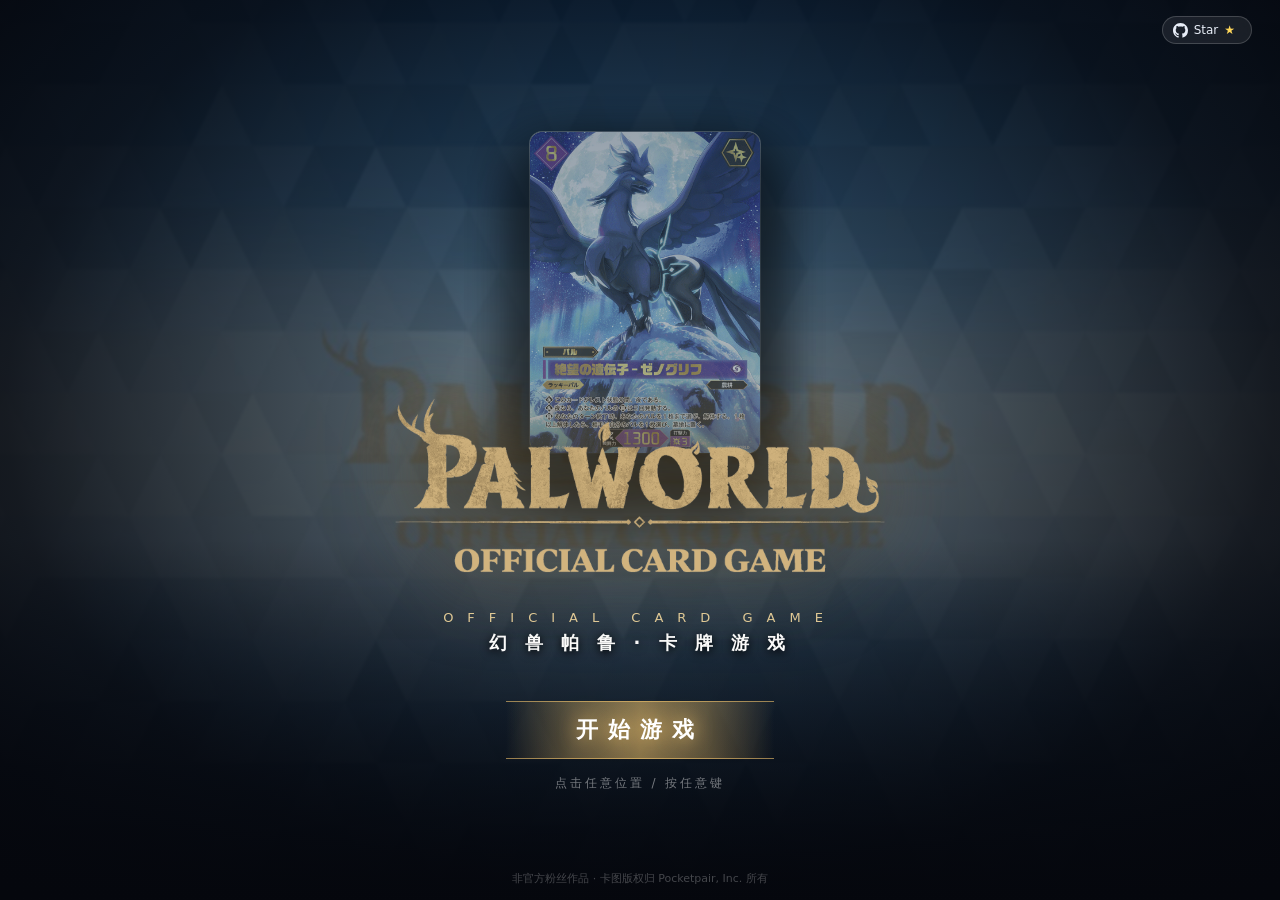
<file: index.html>
<!DOCTYPE html>
<html lang="zh-CN">
<head>
<meta charset="utf-8">
<meta name="viewport" content="width=device-width, initial-scale=1, minimum-scale=1, viewport-fit=cover">
<meta name="theme-color" content="#070b14">
<meta name="apple-mobile-web-app-capable" content="yes">
<meta name="mobile-web-app-capable" content="yes">
<meta name="apple-mobile-web-app-status-bar-style" content="black-translucent">
<title>幻兽帕鲁卡牌游戏 · 在线对战平台</title>
<link rel="stylesheet" href="/style.css">
<link rel="stylesheet" href="/game.css">
<link rel="stylesheet" href="/gacha.css">
<link rel="stylesheet" href="/modern.css">
<link rel="stylesheet" href="/v8.css">
<link rel="stylesheet" href="/mobile.css">
</head>
<body>
<header id="top">
  <div class="brand"><img src="/ui/logo.png" alt="PALWORLD"><span>幻兽帕鲁卡牌游戏<br>在线对战平台</span></div>
  <button id="hdr-back" class="hdr-back" title="返回主菜单（Esc）"><span>◀</span></button>
  <div class="hdr-title" id="hdr-title"></div>
  <nav style="display:none">
    <button data-view="menu">主菜单</button>
    <button data-view="builder">卡组构筑</button>
    <button data-view="gacha">✨ 抽卡</button>
    <button data-view="gallery">卡牌图鉴</button>
    <button data-view="rules">规则速查</button>
  </nav>
  <div class="me"><button id="snd-btn" class="snd-btn" title="声音设置">🔊</button> 玩家名：<input id="pname" maxlength="16"> <span id="acc"></span></div>
</header>

<main>
  <!-- 大厅 -->
  <!-- 标题画面 -->
  <section id="v-title" class="view">
    <div class="t-bg"></div><div class="t-vignette"></div><div class="h-particles" id="t-particles"></div>
    <div class="t-cards" id="t-cards"></div>
    <div class="t-center">
      <img class="t-logo" src="/ui/logo.png" alt="PALWORLD">
      <div class="t-sub">OFFICIAL CARD GAME</div>
      <div class="t-cn">幻 兽 帕 鲁 · 卡 牌 游 戏</div>
      <button class="t-start" id="t-start"><span>开始游戏</span></button>
      <div class="t-hint">点击任意位置 / 按任意键</div>
    </div>
    <div class="t-foot">非官方粉丝作品 · 卡图版权归 Pocketpair, Inc. 所有</div>
  </section>

  <!-- 主菜单 -->
  <section id="v-menu" class="view">
    <div class="mn-bg"></div>
    <div class="mn-wrap">
      <div class="mn-left">
        <button class="tile t-hero" data-go="gp" data-art="BP01-001SSP"><div class="tl-art"></div><div class="tl-in"><div class="tl-k">NEW · GRAND PRIX</div><div class="tl-n">大奖赛</div><div class="tl-d">随机双色 · 三选一构筑 50 张 · 无尽连战，三败出局</div><div class="tl-x" id="mn-gp-info"></div></div></button>
        <div class="mn-row">
          <button class="tile" data-go="pz" data-art="BP01-073SSP"><div class="tl-art"></div><div class="tl-in"><div class="tl-k">PUZZLE</div><div class="tl-n">残局挑战</div><div class="tl-x" id="mn-pz-info"></div></div></button>
          <button class="tile" data-go="dc" data-art="BP01-049SSP"><div class="tl-art"></div><div class="tl-in"><div class="tl-k">DECK CHALLENGE</div><div class="tl-n">卡组挑战</div><div class="tl-x" id="mn-dc-info"></div></div></button>
        </div>
      </div>
      <div class="mn-right">
        <button class="tile sm" data-go="battle" data-art="BP01-025SSP"><div class="tl-art"></div><div class="tl-in"><div class="tl-k">BATTLE</div><div class="tl-n">对战</div><div class="tl-d">人机 · 在线房间 · 复盘</div></div></button>
        <button class="tile sm" data-go="builder" data-art="BP01-046SP"><div class="tl-art"></div><div class="tl-in"><div class="tl-k">DECK BUILDER</div><div class="tl-n">卡组构筑</div></div></button>
        <button class="tile sm" data-go="gacha" data-art="BP01-074SP"><div class="tl-art"></div><div class="tl-in"><div class="tl-k">BOOSTER</div><div class="tl-n">抽卡</div></div></button>
        <div class="mn-row2">
          <button class="tile xs" data-tut-open><div class="tl-in"><div class="tl-n">🎓 新手教程</div></div></button>
          <button class="tile xs" data-go="gallery"><div class="tl-in"><div class="tl-n">📖 图鉴</div></div></button>
          <button class="tile xs" data-go="rules"><div class="tl-in"><div class="tl-n">📜 规则</div></div></button>
          <button class="tile xs" data-go="title"><div class="tl-in"><div class="tl-n">⏏ 标题</div></div></button>
        </div>
      </div>
    </div>
  </section>

  <!-- 大奖赛 -->
  <section id="v-gp" class="view"><div id="gp" class="gp"></div></section>

  <!-- 对战 -->
  <section id="v-home" class="view">
    <div class="modes" id="modes">
      <div class="mode m-deck">
        <div class="m-head"><span class="m-ico">🃏</span><div><h2>出战卡组</h2><p>人机与在线对战使用</p></div></div>
        <select id="home-deck"></select>
        <div id="home-deck-info" class="muted"></div>
        <div id="rnd-colors" class="chips">
          <button class="cc on" data-c="">纯随机</button><button class="cc" data-c="red" style="--cc:#e0473f">红</button><button class="cc" data-c="blue" style="--cc:#3d8bfd">蓝</button><button class="cc" data-c="green" style="--cc:#3fb950">绿</button><button class="cc" data-c="purple" style="--cc:#a371f7">紫</button>
        </div>
        <div class="m-note">随机卡组颜色，最多 2 色</div>
        <label class="m-lab">随机/预设卡组的卡牌版本</label><select id="home-rare"><option value="">普通版</option><option value="mix">混入稀有版（SR/OSR/SP/SSP）</option><option value="max">全部最高稀有 ✨</option></select>
      </div>
      <div class="mode m-pve">
        <div class="m-head"><span class="m-ico">🤖</span><div><h2>人机对战</h2><p>规则 AI · 三档难度</p></div></div>
        <div class="diff">
          <button data-pve="easy"><b>简单</b><small>入门</small></button>
          <button data-pve="normal"><b>普通</b><small>标准</small></button>
          <button data-pve="hard"><b>困难</b><small>深度搜索 AI</small></button>
          <button data-pve="hell" class="hell"><b>地狱</b><small>透视全部信息</small></button>
        </div>
        <label class="m-lab">对手卡组</label><select id="pve-opp"></select>
      </div>
      <div class="mode m-pvp">
        <div class="m-head"><span class="m-ico">🌐</span><div><h2>在线对战</h2><p>创建房间，邀请好友</p></div></div>
        <button class="wide primary" id="btn-create">创建房间</button>
        <div class="join"><input id="join-code" maxlength="4" placeholder="4 位房间号"><button id="btn-join">加入</button></div>
        <div class="m-lab">等待中的房间</div><ul id="room-list" class="rooms"></ul>
      </div>
    </div>

    <div class="replay">
      <div class="m-head"><span class="m-ico">📼</span><div><h2>对局复盘</h2><p>粘贴对局 ID 或从最近对局中选择</p></div></div>
      <div class="join"><input id="rp-id" placeholder="完整 ID 或前 8 位"><button id="btn-replay">复盘</button></div>
      <ul id="my-games" class="games"></ul>
    </div>
  </section>

  <section id="v-pz" class="view">
    <section class="pzhub" id="pzhub">
      <div class="pz-top">
        <div><div class="sec-kicker">PUZZLE CHALLENGE</div><h2 class="sec-title">残局挑战</h2>
          <p class="sec-sub">完全公开信息：对手手牌、双方卡组顺序全部可见。对手由求解器操控，会找出所有能让你翻车的应对。每一题都经程序证明存在必胜解。</p></div>
        <div class="pz-prog"><svg viewBox="0 0 36 36"><circle cx="18" cy="18" r="15.9" class="bg"/><circle cx="18" cy="18" r="15.9" class="fg" id="pz-ring" stroke-dasharray="0 100"/></svg><div><b id="pz-count">0/0</b><span>已解</span></div></div>
      </div>
      <div class="pz-tabs" id="pz-tabs">
        <button class="on" data-f="all">全部</button><button data-f="life">打血</button><button data-f="mill">🃏 卡组耗尽</button><button data-f="todo">未解</button><button data-f="done">已解</button>
        <span class="sp"></span><button data-f="l12">★1-2</button><button data-f="l34">★3-4</button><button data-f="l56">★5-6</button>
      </div>
      <div id="puzzle-list" class="pzgrid"></div>
    </section>
  </section>

  <section id="v-dc" class="view">
    <section class="pzhub dchub" id="dchub">
      <div class="pz-top">
        <div><div class="sec-kicker">DECK CHALLENGE</div><h2 class="sec-title">卡组挑战</h2>
          <p class="sec-sub">对手由「深度搜索 AI」驾驶社区知名卡组与精调预设卡组。用你的卡组击败它们——胜率数据来自数千局 AI 对战。</p></div>
        <div class="pz-prog"><svg viewBox="0 0 36 36"><circle cx="18" cy="18" r="15.9" class="bg"/><circle cx="18" cy="18" r="15.9" class="fg" id="dc-ring" stroke-dasharray="0 100"/></svg><div><b id="dc-count">0/0</b><span>已击败</span></div></div>
      </div>
      <div class="dc-mydeck"><span class="dcm-l">⚔ 我的出战卡组</span><select id="dc-deck"></select><span class="dcm-i" id="dc-deck-info"></span><button id="dc-deck-edit">去构筑</button></div>
      <div class="pz-tabs" id="dc-tabs"><button class="on" data-f="all">全部</button><button data-f="meta">🏆 知名卡组</button><button data-f="preset">⚙ 精调预设</button><button data-f="todo">未击败</button></div>
      <div id="dc-list" class="pzgrid"></div>
    </section>
  </section>

  <!-- 卡组构筑 -->
  <section id="v-builder" class="view">
    <div class="builder">
      <div class="pool">
        <div class="filters">
          <input id="f-text" placeholder="搜索卡名/效果">
          <select id="f-color"><option value="">全部颜色</option><option value="red">红</option><option value="blue">蓝</option><option value="green">绿</option><option value="purple">紫</option><option value="none">无色</option></select>
          <select id="f-kind"><option value="">全部种类</option><option value="pal">帕鲁</option><option value="building">建筑物</option><option value="gear">装备</option><option value="event">事件</option></select>
          <select id="f-cost"><option value="">全部费用</option></select>
          <select id="f-ver"><option value="">普通版</option><option value="best">最高稀有版</option><option value="rare">仅稀有版（SR/OSR/SP/SSP…）</option><option value="all">全部版本</option></select>
        </div>
        <div id="pool" class="cardgrid"></div>
      </div>
      <div class="decklist">
        <div class="row">
          <select id="b-decks"></select>
          <button id="b-new">新建</button><button id="b-del">删除</button>
        </div>
        <div class="row"><input id="b-name" placeholder="卡组名称"><button id="b-save">保存</button></div>
        <div class="row"><select id="b-rmode"><option value="true">真随机</option><option value="shape" selected>牌型随机</option><option value="curve">曲线随机</option></select><select id="b-rare" title="随机生成/载入预设时使用的卡牌版本"><option value="">普通版</option><option value="mix">混入稀有版</option><option value="max">全部最高稀有</option></select><button id="b-random">随机生成</button><select id="b-preset"></select><button id="b-clear">清空</button><button id="b-upgrade">✨ 全部升为最稀有</button><button id="b-downgrade">还原普通版</button><button id="b-export">导出</button><button id="b-import">导入</button></div>
        <div id="b-stats"></div>
        <div id="b-errors"></div>
        <div id="b-list"></div>
      </div>
    </div>
  </section>

  <!-- 图鉴 -->
  <section id="v-gallery" class="view">
    <div class="filters"><input id="g-text" placeholder="搜索"></div>
    <div id="gallery" class="cardgrid"></div>
  </section>

  <!-- 规则 -->
  <section id="v-gacha" class="view"><div class="panel" id="gacha"></div></section>
  <section id="v-rules" class="view"><div class="panel" id="rules-text"></div></section>

  <!-- 对局 -->
  <section id="v-game" class="view">
    <div id="board"></div>
  </section>
</main>

<div id="zoom" class="hidden"></div>
<div id="modal" class="hidden"><div class="box"></div></div>
<div id="toast"></div>
<script src="/demo.js"></script>
<script src="/star.js"></script>
<script src="/emotes.js"></script>
<script src="/audio.js"></script>
<script src="/account.js"></script>
<script src="/app.js"></script>
<script src="/builder.js"></script>
<script src="/game.js"></script>
<script src="/picker.js"></script>
<script src="/rarefx.js"></script>
<script src="/gacha.js"></script>
<script src="/gp.js"></script>
<script src="/fx2.js"></script>
<script src="/tutorial.js"></script>
<script src="/mobile.js"></script>
</body>
</html>
</file>
<file: style.css>
/* 主题：参考《幻兽帕鲁》官方卡牌游戏网站（米色/金色）与官方对战桌布（天空蓝低多边形） */
:root{--gold:#c9a86a;--gold2:#e8cf96;--ink:#2b2420;--paper:#f3ecdc;--paper2:#e6dcc4;--dark:#1e1a17;--blue:#2f78c4;--red:#c4202c}
*{box-sizing:border-box}
body{margin:0;font-family:"PingFang SC","Hiragino Sans GB","Microsoft YaHei",sans-serif;color:var(--ink);font-size:14px;
  background:#e9e1cf url(/ui/img_background-deco.svg) repeat;min-height:100vh}
button{background:linear-gradient(#4a3f36,#2b2420);color:var(--gold2);border:1px solid var(--gold);border-radius:4px;padding:6px 14px;cursor:pointer;font-size:14px;font-weight:bold;letter-spacing:1px;transition:.15s}
button:hover{background:linear-gradient(#6a5a4c,#3b322c);color:#fff;box-shadow:0 0 8px #c9a86a88}
button:disabled{opacity:.45;cursor:default;box-shadow:none}
button.big{padding:14px 30px;font-size:17px;margin:4px;clip-path:polygon(10px 0,calc(100% - 10px) 0,100% 50%,calc(100% - 10px) 100%,10px 100%,0 50%)}
input,select,textarea{background:#fffaf0;color:var(--ink);border:1px solid #b9a682;border-radius:4px;padding:6px 8px;font-size:14px}
#top{display:flex;align-items:center;gap:22px;padding:6px 18px;background:linear-gradient(#2b2420,#1a1512);border-bottom:3px solid var(--gold);box-shadow:0 2px 10px #0006;position:sticky;top:0;z-index:40}
.brand{display:flex;align-items:center;gap:10px;color:var(--gold2);font-size:13px;letter-spacing:2px}
.brand img{height:44px}
nav button{background:transparent;border:0;border-bottom:2px solid transparent;border-radius:0;color:#d9c9a6;font-size:15px}
nav button.on,nav button:hover{border-bottom-color:var(--gold);color:#fff;background:transparent;box-shadow:none}
.me{margin-left:auto;color:#d9c9a6}
main{padding:14px}
.view{display:none}.view.on{display:block}
.panel{background:var(--paper);border:1px solid #cdbb94;border-radius:6px;padding:16px 20px;margin-bottom:14px;position:relative;box-shadow:0 2px 8px #0002}
.panel::before{content:"";position:absolute;inset:5px;border:1px solid #d9c9a6;border-radius:4px;pointer-events:none}
.panel h2{margin:0 0 12px;font-size:19px;color:#4a3a28;letter-spacing:2px;padding-bottom:6px;background:url(/ui/img_line-deco.svg) no-repeat left bottom/180px auto}
.panel h3{color:#5a4a34}
.hero{position:relative;height:260px;border-radius:6px;overflow:hidden;margin-bottom:14px;background:#123 url(/ui/playmat.jpg) center/cover;display:flex;align-items:center;padding-left:60px;box-shadow:0 2px 10px #0004;border:2px solid var(--gold)}
.hero img.logo{height:140px;filter:drop-shadow(0 3px 8px #0008)}
.hero .cards{position:absolute;right:40px;top:30px;width:620px;height:240px}
.hero .cards img{position:absolute;width:150px;border-radius:8px;box-shadow:0 6px 16px #0008;transform-origin:50% 120%;transition:transform .2s}
.hero .cards img:hover{z-index:5;transform:translateY(-14px) scale(1.05)!important}
.grid2{display:grid;grid-template-columns:1fr 1fr;gap:14px}
.row{display:flex;gap:8px;align-items:center;margin:6px 0;flex-wrap:wrap}
.muted{color:#7a6a54}
.hidden{display:none!important}
.filters{display:flex;gap:6px;margin-bottom:10px;flex-wrap:wrap}
.cardgrid{display:grid;grid-template-columns:repeat(auto-fill,minmax(128px,1fr));gap:10px;max-height:calc(100vh - 150px);overflow:auto;padding:4px}
.cardgrid .ci{position:relative;cursor:pointer;transition:transform .12s}
.cardgrid .ci:hover{transform:translateY(-4px)}
.cardgrid img{width:100%;border-radius:7px;display:block;box-shadow:0 2px 6px #0004}
.ci .cnt{position:absolute;right:4px;top:4px;background:var(--red);color:#fff;border-radius:12px;padding:1px 8px;font-weight:bold;border:2px solid #fff}
.ci .nm{font-size:12px;text-align:center;white-space:nowrap;overflow:hidden;text-overflow:ellipsis;margin-top:3px}
.builder{display:grid;grid-template-columns:1fr 370px;gap:14px}
.decklist{background:var(--paper);border:1px solid #cdbb94;border-radius:6px;padding:12px;max-height:calc(100vh - 90px);overflow:auto}
#b-list .dl{display:flex;align-items:center;gap:6px;padding:4px;border-bottom:1px solid #ddd0b4;cursor:pointer}
#b-list .dl:hover{background:#ece2cb}
.dl .c{width:24px;text-align:center;border-radius:3px;font-weight:bold;color:#fff;transform:rotate(45deg) scale(.8)}
.dl .c span{display:inline-block;transform:rotate(-45deg)}
.dl .n{flex:1}.dl .q{font-weight:bold;color:var(--red)}
.col-red{background:#c4202c}.col-blue{background:#1c68ba}.col-green{background:#28923e}.col-purple{background:#763aaa}.col-none{background:#666}
#b-errors{color:#b3261e;font-size:13px}#b-stats{font-size:13px;margin:6px 0}
#zoom{position:fixed;right:12px;top:70px;width:310px;background:#1e1a17f2;color:#eee;border:2px solid var(--gold);border-radius:8px;padding:10px;z-index:50;pointer-events:none;box-shadow:0 6px 20px #0008}
#zoom img{width:100%;border-radius:8px}
#zoom .t{white-space:pre-wrap;font-size:13px;margin-top:6px;line-height:1.55}
#zoom .h{font-weight:bold;color:var(--gold2);font-size:15px;margin-top:6px}
#zoom .muted{color:#bba}
#modal{position:fixed;inset:0;background:#000a;display:flex;align-items:center;justify-content:center;z-index:60}
#modal .box{background:var(--paper);border:2px solid var(--gold);border-radius:8px;padding:18px;max-width:90vw;max-height:85vh;overflow:auto;min-width:340px}
#toast{position:fixed;left:50%;top:80px;transform:translateX(-50%);background:#8c1d18;color:#fff;padding:10px 20px;border-radius:6px;display:none;z-index:70;border:1px solid var(--gold)}
.rules h3{color:#4a3a28;border-left:4px solid var(--gold);padding-left:8px}.rules li{margin:5px 0;line-height:1.6}

/* ===== 对局：桌布 ===== */
#v-game.on{display:block}
#board{display:grid;grid-template-columns:1fr 310px;gap:10px;height:calc(100vh - 84px)}
.field{position:relative;display:flex;flex-direction:column;gap:6px;overflow:auto;padding:10px;border-radius:10px;
  background:#2c6aa8 url(/ui/playmat.jpg) center/cover;border:3px solid #1e1a17;box-shadow:inset 0 0 40px #0005,0 3px 12px #0005}
.field.night{background-blend-mode:multiply;background-color:#2a2350}
.field.night::after{content:"";position:absolute;inset:0;background:radial-gradient(ellipse at center,#0000 30%,#0a0820aa);pointer-events:none;border-radius:8px}
.side-row{display:grid;grid-template-columns:96px 1fr 96px;gap:8px;align-items:stretch}
.pile{display:flex;flex-direction:column;gap:6px;align-items:center}
.slot{width:86px;min-height:66px;border:2px solid #ffffffaa;border-radius:6px;background:#ffffff33;color:#fff;text-shadow:0 1px 2px #000;
  display:flex;flex-direction:column;align-items:center;justify-content:center;font-weight:bold;font-size:12px;cursor:pointer;position:relative}
.slot img{width:60px;border-radius:4px;box-shadow:0 2px 4px #0006}
.slot .n{position:absolute;bottom:2px;right:4px;background:#000a;border-radius:8px;padding:0 6px;font-size:12px}
.lanes{display:flex;flex-direction:column;gap:6px}
.zone{display:flex;gap:8px;min-height:124px;background:#ffffff26;border:2px dashed #ffffff88;border-radius:8px;padding:6px;flex-wrap:wrap;align-items:center;justify-content:center;position:relative}
.zone.small{min-height:74px}
.zone .zlabel{position:absolute;left:8px;top:2px;font-size:11px;color:#fff;text-shadow:0 1px 2px #000;letter-spacing:2px}
.soulbar{display:flex;align-items:center;gap:3px;justify-content:center;flex-wrap:wrap;background:#0003;border-radius:6px;padding:3px 6px}
.soul{width:15px;height:21px;border-radius:2px;background:linear-gradient(#7fd0ff,#2a7bc8);border:1px solid #fff;box-shadow:0 1px 2px #0006}
.soul.r{background:#557;opacity:.55;transform:rotate(90deg)}
.pinfo{display:flex;gap:14px;align-items:center;background:linear-gradient(90deg,#1e1a17ee,#1e1a17aa);color:#f3ecdc;padding:6px 12px;border-radius:6px;flex-wrap:wrap;border:1px solid var(--gold)}
.pinfo .nm{font-weight:bold;font-size:16px;color:var(--gold2)}.pinfo .act{color:#ffd54a;font-size:18px}
.life{display:inline-flex;align-items:center;gap:4px;background:var(--red);color:#fff;border-radius:14px;padding:1px 10px;font-weight:bold;font-size:16px;border:2px solid #fff}
.res{font-size:13px}.res b{color:#ffd54a}
.target-me .pinfo{box-shadow:0 0 0 3px #ff4040,0 0 14px #ff4040}
.opphand{display:flex;justify-content:center;gap:0}
.opphand img{width:34px;margin:0 -6px;border-radius:3px;box-shadow:0 1px 3px #0008}
.midbar{display:flex;gap:8px;justify-content:center;align-items:center}
.badge{display:inline-block;padding:2px 10px;border-radius:12px;background:#1e1a17cc;color:#f3ecdc;font-size:12px;border:1px solid var(--gold)}
.badge.night{background:#3b2a7a}.badge.battle{background:#a3212a}
.side{display:flex;flex-direction:column;gap:8px;min-height:0}
.askbox{background:var(--paper);border:2px solid var(--gold);border-radius:8px;padding:10px;max-height:46vh;overflow:auto;box-shadow:0 2px 10px #0003}
.askbox .p{font-weight:bold;margin-bottom:8px;color:#5a3a10}
.askbox button{display:block;width:100%;text-align:left;margin:4px 0;font-weight:normal;letter-spacing:0}
.askbox button.primary{background:linear-gradient(#3d8a4c,#25633a);color:#fff}
.askbox .wait{color:#7a6a54}
.log{flex:1;background:#1e1a17;color:#e9e1cf;border:1px solid var(--gold);border-radius:8px;padding:8px;overflow:auto;font-size:12px;line-height:1.65;min-height:120px}
.log div{border-bottom:1px solid #3a322b}
.log .turn{color:var(--gold2);font-weight:bold}
.pickgrid{display:flex;flex-wrap:wrap;gap:8px;max-width:760px}
.pickgrid .card{width:100px}.pickgrid .card img{width:100px}
.over{font-size:24px;color:#8c5a10;text-align:center;padding:10px;font-weight:bold}

.cc{padding:4px 12px;font-size:13px;border-radius:14px;opacity:.6}.cc.on{opacity:1;background:var(--cc,#2b2420);color:#fff;box-shadow:0 0 0 2px #ffd54a}

/* 图鉴/构筑：所有卡同尺寸，横版卡内容旋转 */
.fr{position:relative;aspect-ratio:.716;overflow:hidden;border-radius:7px;box-shadow:0 2px 6px #0004}
.cardgrid .fr img{width:100%;height:100%;object-fit:cover;box-shadow:none;border-radius:0}
.fr img.rot{border-radius:0}
.pzlist{display:grid;grid-template-columns:repeat(auto-fill,minmax(200px,1fr));gap:8px}
.pzlist .pz{display:flex;flex-direction:column;align-items:flex-start;gap:2px;text-align:left;padding:8px 12px}
.pzlist .pz .stars{color:#e0a400;letter-spacing:1px}.pzlist .pz.done{border-color:#3a9a5a;background:#eaf7ee}
#zoom .zf{position:relative;aspect-ratio:.716;overflow:hidden;border-radius:8px}
#zoom .zf img{width:100%;height:100%;object-fit:cover;border-radius:0}
#zoom .zf img.rot{position:absolute;width:139.66%;height:71.6%;left:-19.83%;top:14.2%;transform:rotate(90deg);object-fit:fill}
.pzlist .pz{position:relative}.pzlist .pz .gd{position:absolute;right:8px;top:8px;font-size:12px;background:#0004;padding:1px 6px;border-radius:6px;color:#ffe7a8}
.pzlist .pz .gd:hover{background:#ffd54a;color:#222}
.pzsteps{max-height:50vh;overflow:auto;line-height:1.6;padding-left:26px}.pzsteps li.op{color:#999}
#acc button{padding:3px 10px;font-size:13px;margin-left:6px}#acc-sync{font-size:12px;margin-left:6px}
.pzlist .pzsec{grid-column:1/-1;margin:10px 0 0;color:#8a5a10}.pzlist .pz.mill{border-left:4px solid #7a4cc4}
.pzlist .pz>b{padding-right:64px;display:block;white-space:nowrap;overflow:hidden;text-overflow:ellipsis}
</file>
<file: game.css>
/* ===== 对战：全屏桌布，所有卡牌统一尺寸 ===== */
body.ingame #top{display:none}
body.ingame main{padding:0}
body.ingame{overflow:hidden;background:#0d1620}
#v-game{--side:0px;--ch:min(calc((var(--VH,100vh) - 120px) / 3.4), calc((var(--VW,100vw) - 80px) / 7.1));--cw:calc(var(--ch) * .716);--r:calc(var(--cw) * .055)}
#board{position:relative;height:var(--VH,100vh);width:var(--VW,100vw)}
.mat{position:relative;overflow:hidden;background:#2c6aa8 url(/ui/playmat.jpg) center/cover;
  height:var(--VH,100vh);display:grid;grid-template-columns:calc(var(--cw) + 34px) 1fr calc(var(--cw) * 2.7) calc(var(--cw) + 34px);
  grid-template-rows:calc(var(--ch) * .36) calc(var(--ch) + 14px) minmax(64px,1fr) calc(var(--ch) + 14px) calc(var(--ch) * .8);
  grid-template-areas:"oleft ohand ohand oright" "oleft opal obld oright" "oleft mid mid mright" "mleft mpal mbld mright" "mleft mhand mhand mright";
  transition:filter .8s}
.mat::before{content:"";position:absolute;inset:0;background:radial-gradient(ellipse at 50% 50%,#fff0 40%,#00122a77);pointer-events:none}
.mat.night{filter:saturate(.75) brightness(.72) hue-rotate(15deg)}
.mat.night::after{content:"🌙 黑夜";position:absolute;right:calc(var(--cw) + 60px);top:calc(var(--ch)*.4);font-size:18px;color:#d8d0ff;text-shadow:0 0 12px #88f;pointer-events:none}
.a-ohand{grid-area:ohand}.a-obld{grid-area:obld}.a-opal{grid-area:opal}.a-oleft{grid-area:oleft}.a-oright{grid-area:oright}
.a-mid{grid-area:mid}.a-mpal{grid-area:mpal}.a-mbld{grid-area:mbld}.a-mleft{grid-area:mleft}.a-mright{grid-area:mright}.a-mhand{grid-area:mhand}

/* 区域 */
.lane{position:relative;display:flex;align-items:center;justify-content:center;gap:calc(var(--cw) * .12);margin:5px 8px;border-radius:10px;
  background:#ffffff14;border:2px solid #ffffff40;box-shadow:inset 0 0 18px #ffffff18;transition:background .2s,box-shadow .2s}
.lane .lbl{position:absolute;left:10px;top:4px;font-size:11px;letter-spacing:3px;color:#fff;opacity:.75;text-shadow:0 1px 2px #000;pointer-events:none}
.lane.drop-ok{background:#ffe08a33;border-color:#ffd54a;box-shadow:inset 0 0 30px #ffd54a66,0 0 18px #ffd54a88}
.lane.drop-hover{background:#ffe08a66}
.slot-ghost{width:var(--cw);height:var(--ch);border:2px dashed #ffffff55;border-radius:var(--r)}

/* 卡牌：统一尺寸 */
.card{position:relative;width:var(--cw);height:var(--ch);flex:none;cursor:pointer;user-select:none;-webkit-user-drag:none}
.card.rotslot{width:var(--ch)}
.card .in{position:absolute;left:50%;top:50%;width:var(--cw);height:var(--ch);margin:calc(var(--ch) / -2) 0 0 calc(var(--cw) / -2);
  transition:transform .35s cubic-bezier(.3,1.4,.5,1),box-shadow .2s;border-radius:var(--r);box-shadow:0 3px 8px #0009}
.card img{width:100%;height:100%;object-fit:cover;border-radius:var(--r);display:block;pointer-events:none}
.card.land .in{width:var(--ch);height:var(--cw);margin:calc(var(--cw) / -2) 0 0 calc(var(--ch) / -2)}
.card.land{width:var(--ch);height:var(--cw)}
.card.rested .in{transform:rotate(90deg)}
.card.land.rested .in{transform:rotate(90deg)}
.card:hover .in{box-shadow:0 0 0 2px #fff,0 6px 16px #000a}
.card .tag{position:absolute;left:4px;right:4px;bottom:4px;display:flex;justify-content:space-between;pointer-events:none}
.card .pw{background:#000c;color:#fff;font-weight:900;font-size:calc(var(--cw)*.13);padding:1px 6px;border-radius:8px;border:1px solid #fff8}
.card .pw.up{color:#7dff9a}.card .pw.down{color:#ff8a8a}
.card .dm{position:absolute;right:-6px;top:24%;background:#d0202c;color:#fff;font-weight:900;font-size:calc(var(--cw)*.12);padding:1px 6px;border-radius:10px;border:2px solid #fff;box-shadow:0 0 8px #f00}
.card .kws{position:absolute;left:3px;right:3px;top:3px;font-size:10px;color:#ffe07a;background:#000b;border-radius:5px;text-align:center;pointer-events:none}
.card.can .in{box-shadow:0 0 0 3px #7dff9a,0 0 16px #3cff6a}
.card.can{animation:breathe 1.6s ease-in-out infinite}
@keyframes breathe{50%{filter:brightness(1.12)}}
.card.cand .in{box-shadow:0 0 0 3px #4fd8ff,0 0 18px #4fd8ff;animation:candpulse 1s infinite}
@keyframes candpulse{50%{box-shadow:0 0 0 3px #b8f0ff,0 0 28px #4fd8ff}}
.card.sel .in{box-shadow:0 0 0 4px #ffd54a,0 0 24px #ffb300;transform:translateY(-8px)}
.card.rested.sel .in{transform:rotate(90deg) translateX(-8px)}
.card.tgt .in{box-shadow:0 0 0 3px #ff5050,0 0 22px #ff2020;animation:candpulse 1s infinite}
.card.attacking .in{box-shadow:0 0 0 4px #ff3030,0 0 30px #ff0000}
.card.back img{content:url(/ui/card_back.jpg)}
.card.dragging{opacity:.25}

/* 手牌扇形 */
.hand{position:relative;display:flex;justify-content:center;align-items:flex-start;padding-top:8px}
.hand .card{margin:0 calc(var(--cw) * -.14);transition:transform .25s cubic-bezier(.3,1.3,.5,1),margin .25s;transform-origin:50% 140%}
.hand .card:hover{transform:translateY(calc(var(--ch) * -.42)) scale(1.28)!important;z-index:30;margin:0 calc(var(--cw) * .06)}
.ohand{display:flex;justify-content:center;align-items:flex-end}
.ohand .card{margin:0 calc(var(--cw) * -.3);transform-origin:50% -40%;cursor:default}
.ohand .card .in{top:auto;bottom:0;margin-top:0}

/* 侧边：卡组/墓地/灵魂 */
.pilecol{display:flex;flex-direction:column;align-items:center;justify-content:center;gap:8px;padding:4px}
.pile{position:relative;width:var(--cw);height:var(--ch);border-radius:var(--r);border:2px dashed #ffffff66;background:#ffffff1a;display:flex;align-items:center;justify-content:center;color:#fff;font-size:12px;letter-spacing:2px;cursor:pointer}
.pile>img{position:absolute;inset:0;width:100%;height:100%;border-radius:var(--r);object-fit:cover}
.pile.deck>img{box-shadow:2px 2px 0 #222,4px 4px 0 #333,6px 6px 0 #222,0 6px 12px #000a}
.pile .cnt{position:absolute;right:-8px;bottom:-8px;min-width:28px;height:28px;border-radius:14px;background:#1e1a17;border:2px solid var(--gold);color:#ffe7a8;font-weight:900;font-size:14px;display:flex;align-items:center;justify-content:center;z-index:2}
.pile .cap{position:absolute;top:-18px;left:0;right:0;text-align:center;font-size:11px;color:#fff;text-shadow:0 1px 2px #000}
.pile.can{box-shadow:0 0 0 3px #7dff9a,0 0 16px #3cff6a;animation:breathe 1.6s infinite}
.souls{display:flex;flex-direction:column;align-items:center;gap:2px}
.souls .sv{display:flex;flex-wrap:wrap;width:calc(var(--ch) * 1.05);justify-content:center;gap:3px}
.soul{width:calc(var(--cw)*.2);height:calc(var(--cw)*.28);border-radius:3px;background:linear-gradient(135deg,#9be4ff,#2a7bc8);border:1px solid #fff;box-shadow:0 0 6px #6cf;transition:transform .4s,filter .4s}
.soul.r{transform:rotate(90deg);filter:grayscale(.8) brightness(.6);box-shadow:none}
.souls .t{font-size:11px;color:#fff;text-shadow:0 1px 2px #000}

/* 玩家铭牌 */
.plaque{position:absolute;left:12px;display:flex;align-items:center;gap:10px;z-index:15;padding:6px 14px 6px 6px;border-radius:40px;
  background:linear-gradient(90deg,#1e1a17f0,#1e1a17b0);border:2px solid var(--gold);box-shadow:0 4px 14px #0008;color:#f3ecdc;transition:box-shadow .3s}
.plaque.op{top:6px;left:calc(var(--cw) + 46px)}
.plaque.me{bottom:12px;left:calc(var(--cw) + 46px)}
.plaque.active{box-shadow:0 0 0 3px #ffd54a,0 0 22px #ffb300}
.plaque .heart{position:relative;width:46px;height:46px;border-radius:50%;background:radial-gradient(circle at 35% 30%,#ff7a7a,#b5121e 70%);border:3px solid #fff;display:flex;align-items:center;justify-content:center;font-size:21px;font-weight:900;color:#fff;text-shadow:0 2px 3px #000}
.plaque .nm{font-weight:bold;color:var(--gold2);font-size:15px;max-width:150px;overflow:hidden;text-overflow:ellipsis;white-space:nowrap}
.plaque .rs{font-size:12px;opacity:.9}.plaque .rs b{color:#ffd54a}
.plaque.tgt{box-shadow:0 0 0 3px #ff5050,0 0 26px #ff2020;cursor:pointer;animation:candpulse 1s infinite}
.plaque.drop-hover{transform:scale(1.08)}

/* 中线：回合/提示/按钮 */
.midline{position:relative;display:flex;align-items:center;justify-content:center;gap:12px;padding:22px calc(var(--ch) * 1.1) 0 20px}
.midline::before{content:"";position:absolute;left:4%;right:4%;top:50%;height:2px;background:linear-gradient(90deg,#fff0,#fff9,#fff0)}
.prompt{position:relative;z-index:2;max-width:62%;background:linear-gradient(#2b2420f2,#1a1512f2);color:#f3ecdc;border:2px solid var(--gold);border-radius:10px;padding:8px 16px;
  display:flex;align-items:center;gap:10px;flex-wrap:wrap;justify-content:center;box-shadow:0 6px 20px #000a;animation:popin .3s cubic-bezier(.3,1.5,.5,1)}
.prompt .q{font-weight:bold;font-size:14px}
.prompt button{padding:6px 14px}
.prompt button.go{background:linear-gradient(#4aa85c,#25633a);color:#fff;border-color:#9f9}
@keyframes popin{from{transform:scale(.7);opacity:0}}
.phase{position:absolute;left:calc(var(--ch) * 1.35);z-index:2;display:flex;gap:4px}
.phase span{font-size:11px;padding:3px 8px;border-radius:10px;background:#0006;color:#fffa}
.phase span.on{background:var(--gold);color:#2b2420;font-weight:bold}
.endbtn{position:absolute;right:16px;z-index:5;width:calc(var(--ch) * .95);height:calc(var(--ch) * .95);border-radius:50%;border:4px solid var(--gold);
  background:radial-gradient(circle at 40% 35%,#ffe9a0,#d99a1e 60%,#8a5a08);color:#3a2400;font-size:17px;font-weight:900;letter-spacing:2px;padding:0;
  box-shadow:0 0 0 4px #1e1a17,0 6px 20px #000c;transition:transform .15s,filter .3s}
.endbtn:hover{transform:scale(1.07);background:radial-gradient(circle at 40% 35%,#fff3c4,#f0b02a 60%,#a06a0a);color:#3a2400}
.endbtn.wait{filter:grayscale(1) brightness(.6);cursor:default}
.endbtn.go{animation:endglow 1.4s infinite}
@keyframes endglow{50%{box-shadow:0 0 0 4px #1e1a17,0 0 30px #ffd54a}}

/* 侧栏 */
.sidebar{display:flex;flex-direction:column;gap:8px;padding:10px;background:linear-gradient(#211b17,#14100d);border-left:3px solid var(--gold);min-height:0;color:#eee}
.sidebar .tools{display:flex;gap:6px}
.sidebar .tools button{flex:1;padding:5px 6px;font-size:12px}
.detail{background:#f3ecdc;color:#2b2420;border-radius:8px;border:2px solid var(--gold);padding:8px;display:flex;gap:8px;min-height:180px}
.detail img{width:118px;border-radius:6px;align-self:flex-start;box-shadow:0 2px 8px #0006}
.detail .tx{flex:1;font-size:12px;line-height:1.55;overflow:auto;max-height:260px}
.detail .nm{font-weight:bold;font-size:15px;color:#5a3a10}
.detail .meta{color:#6a5a44;margin:2px 0 4px}
.detail .chips span{display:inline-block;background:#2b2420;color:#ffe7a8;border-radius:8px;padding:0 6px;margin:1px;font-size:11px}
.detail .ex{color:#a3262e;margin-top:4px}
.glog{flex:1;min-height:0;overflow:auto;background:#0e0b09;border:1px solid #4a3f36;border-radius:8px;padding:6px 8px;font-size:12px;line-height:1.65;color:#d9cfbd}
.glog div{animation:fadein .4s}
.glog .turn{color:var(--gold2);font-weight:bold;margin-top:4px;border-top:1px solid #4a3f36}
.glog .chat{color:#7fd3ff}
@keyframes fadein{from{opacity:0;transform:translateX(10px)}}
.chatrow{display:flex;gap:6px}.chatrow input{flex:1;min-width:0}

/* 拖拽 */
.dragghost{position:fixed;z-index:200;pointer-events:none;width:var(--cw);height:var(--ch);transform:translate(-50%,-50%) rotate(var(--tilt,-4deg)) scale(1.12);filter:drop-shadow(0 18px 20px #000c);transition:transform .12s,filter .2s}
.dragghost.ok{transform:translate(-50%,-50%) rotate(0) scale(1.2);filter:drop-shadow(0 0 18px #ffd54a) drop-shadow(0 18px 20px #000c)}
.dragghost.drop{transition:transform .18s,opacity .18s;transform:translate(-50%,-50%) scale(.85);opacity:0}
.dragghost img{width:100%;height:100%;border-radius:var(--r)}
#arrow{position:fixed;inset:0;z-index:150;pointer-events:none}
.ctxmenu{position:fixed;z-index:210;background:#1e1a17f5;border:2px solid var(--gold);border-radius:8px;padding:6px;display:flex;flex-direction:column;gap:4px;min-width:200px;box-shadow:0 8px 24px #000c;animation:popin .2s}
.ctxmenu button{text-align:left;font-weight:normal;letter-spacing:0}

/* 弹层：候选卡（卡组/墓地等不可见区） */
.tray{position:absolute;inset:0;z-index:60;background:#000a;display:flex;flex-direction:column;align-items:center;justify-content:center;gap:14px;animation:fade .25s}
.tray .row2{display:flex;flex-wrap:wrap;gap:12px;justify-content:center;max-width:90%;max-height:60vh;overflow:auto;padding:16px}
.tray .q{color:#fff;font-size:18px;font-weight:bold;text-shadow:0 2px 4px #000}
@keyframes fade{from{opacity:0}}

/* 特效 */
.fx-layer{position:fixed;inset:0;pointer-events:none;z-index:180}
.float{position:fixed;font-weight:900;font-size:34px;color:#fff;-webkit-text-stroke:2px #a00;text-shadow:0 0 12px #f00;animation:floatup 1.2s ease-out forwards;transform:translate(-50%,-50%)}
.float.heal{-webkit-text-stroke:2px #070;text-shadow:0 0 12px #0f0}
.float.gain{font-size:20px;-webkit-text-stroke:1px #035;text-shadow:0 0 10px #6cf}
@keyframes floatup{0%{opacity:0;transform:translate(-50%,-20%) scale(.5)}15%{opacity:1;transform:translate(-50%,-60%) scale(1.3)}100%{opacity:0;transform:translate(-50%,-260%) scale(1)}}
.shake{animation:shake .45s}
@keyframes shake{20%{transform:translateX(-8px) rotate(-2deg)}40%{transform:translateX(8px) rotate(2deg)}60%{transform:translateX(-5px)}80%{transform:translateX(4px)}}
.slash{position:fixed;width:160px;height:160px;transform:translate(-50%,-50%);background:
  linear-gradient(135deg,transparent 46%,#fff 49%,#ffd0d0 51%,transparent 54%),linear-gradient(45deg,transparent 47%,#fff9 50%,transparent 53%);
  animation:slash .45s ease-out forwards;filter:drop-shadow(0 0 10px #f33)}
@keyframes slash{0%{clip-path:inset(0 100% 100% 0);opacity:1}60%{clip-path:inset(0 0 0 0);opacity:1}100%{opacity:0;transform:translate(-50%,-50%) scale(1.3)}}
.spark{position:fixed;width:8px;height:8px;border-radius:50%;background:#ffd54a;box-shadow:0 0 10px #ffb300}
.ring{position:fixed;border-radius:50%;border:4px solid #ffd54a;transform:translate(-50%,-50%);animation:ring .6s ease-out forwards}
@keyframes ring{from{width:20px;height:20px;opacity:1}to{width:240px;height:240px;opacity:0}}
.banner{position:fixed;left:0;right:var(--side);top:50%;height:110px;margin-top:-55px;z-index:190;pointer-events:none;display:flex;align-items:center;justify-content:center;
  background:linear-gradient(90deg,#0000,#1e1a17ee 25%,#1e1a17ee 75%,#0000);border-top:2px solid var(--gold);border-bottom:2px solid var(--gold);
  font-size:46px;font-weight:900;letter-spacing:12px;color:var(--gold2);text-shadow:0 0 20px #ffb300,0 3px 0 #6a4a10;animation:banner 1.6s cubic-bezier(.2,.9,.3,1) forwards}
.banner.op{color:#cfe3ff;text-shadow:0 0 20px #4a8cff,0 3px 0 #123}
@keyframes banner{0%{opacity:0;transform:scaleY(0)}12%{opacity:1;transform:scaleY(1)}80%{opacity:1;letter-spacing:16px}100%{opacity:0;letter-spacing:24px}}
.result{position:absolute;inset:0;z-index:100;display:flex;flex-direction:column;align-items:center;justify-content:center;gap:20px;background:radial-gradient(#000a,#000e);animation:fade .6s}
.result .big{font-size:84px;font-weight:900;letter-spacing:20px;animation:resultin 1s cubic-bezier(.2,1.6,.4,1)}
.result .big.win{color:#ffe08a;text-shadow:0 0 30px #ffb300,0 0 60px #ff8000,0 5px 0 #7a5000}
.result .big.lose{color:#9fb3c8;text-shadow:0 0 20px #345,0 5px 0 #123}
.result .why{color:#ddd;font-size:18px}
@keyframes resultin{from{transform:scale(3);opacity:0;filter:blur(10px)}}
.fsbtn{position:fixed;right:calc(var(--side) + 12px);top:10px;z-index:40;padding:4px 10px;font-size:12px;opacity:.75}
.card.rested:not(.land){width:var(--ch)}
.lane.tight .card{margin:0 calc(var(--cw) * -.22)}
.hand .card.can .in{box-shadow:0 0 0 3px #7dff9a,0 0 18px #3cff6a}
.card.drop-hover .in,.plaque.drop-hover{transform:scale(1.08)}
.pickgrid{display:flex;flex-wrap:wrap;gap:8px;max-width:820px}
body.ingame #zoom{display:none!important}
.prompt{flex-wrap:nowrap;max-width:70%}
.prompt .q{white-space:normal}
.hand{min-height:0;padding:8px 0 0;background:linear-gradient(#0000,#1e1a17aa);border:none;border-radius:0;flex-wrap:nowrap}

/* ===== v2.1：大卡面 / 悬浮详情 / 抽屉侧栏 / 全拖拽 ===== */
.pilecol{gap:24px;justify-content:center}
.a-oleft{justify-content:flex-start;padding-top:22px}.a-mright{justify-content:flex-end;padding-bottom:14px}
.a-oright,.a-mleft{justify-content:center}
.lane{margin:4px 6px}
.lane.a-obld,.lane.a-mbld{flex-wrap:nowrap}
.lane.a-obld .card,.lane.a-mbld .card{margin:0 calc(var(--cw) * -.18)}
.lane.a-obld .card:first-of-type,.lane.a-mbld .card:first-of-type{margin-left:0}
.phase{position:absolute;top:2px;left:50%;transform:translateX(-50%);z-index:2;display:flex;gap:4px}
.souls .sv{width:calc(var(--cw) + 10px)}
.souls .sd{font-size:11px;color:#fff;opacity:.8;margin-top:2px;text-shadow:0 1px 2px #000}
.card .pw{font-size:calc(var(--cw)*.11)}
.card .kws{font-size:calc(var(--cw)*.075)}
/* 浮动工具条 */
.gtools{position:absolute;top:8px;right:calc(var(--cw) + 46px);z-index:40;display:flex;gap:6px}
.gtools button{padding:5px 10px;font-size:12px;background:#1e1a17d9;color:#f3ecdc;border:1px solid var(--gold);border-radius:8px}
.gtools button:disabled{opacity:.4}
.gtools .badge{background:#d0202c;color:#fff;border-radius:8px;padding:0 5px;margin-left:3px;font-size:11px}
/* 抽屉侧栏 */
.sidebar{position:fixed;top:0;right:0;bottom:0;width:360px;z-index:120;transform:translateX(105%);transition:transform .35s cubic-bezier(.3,1.2,.5,1);box-shadow:-10px 0 30px #000a}
.sidebar.open{transform:none}
.sidebar .x{position:absolute;left:-34px;top:50%;width:34px;height:70px;margin-top:-35px;border-radius:10px 0 0 10px;padding:0;background:#211b17;color:var(--gold2);border:2px solid var(--gold);border-right:none}
/* 悬浮详情 */
#hoverpop{position:fixed;z-index:400;pointer-events:none;display:flex;gap:10px;align-items:flex-start;animation:popin .15s;filter:drop-shadow(0 10px 24px #000c)}
#hoverpop img{width:min(300px,34vh);border-radius:12px;display:block}
#hoverpop img.landimg{width:min(420px,48vh)}
#hoverpop .tx{width:270px;background:#f6efdf;color:#2b2420;border:2px solid var(--gold);border-radius:10px;padding:10px 12px;font-size:13px;line-height:1.6}
#hoverpop .nm{font-weight:900;font-size:16px;color:#5a3a10}
#hoverpop .meta{color:#6a5a44;margin:2px 0 4px;font-size:12px}
#hoverpop .chips span{display:inline-block;background:#2b2420;color:#ffe7a8;border-radius:8px;padding:0 6px;margin:1px;font-size:11px}
#hoverpop .ex{color:#a3262e;margin-top:6px;font-weight:bold}
body.dragging-now #hoverpop{display:none}
/* 拖拽：行动垫 / 选择宝珠 / 投放区 */
.pads{position:absolute;left:50%;top:50%;transform:translate(-50%,-50%);z-index:70;display:flex;flex-direction:column;gap:10px;pointer-events:none}
.pad{min-width:260px;padding:14px 22px;border-radius:14px;background:#1e1a17e8;border:2px dashed var(--gold);color:#ffe7a8;font-weight:bold;text-align:center;animation:popin .2s;transition:transform .12s,background .12s}
.pad.drop-hover{transform:scale(1.08);background:#5a4210f0;border-style:solid;box-shadow:0 0 24px #ffd54a}
.orb{display:inline-flex;width:38px;height:38px;border-radius:50%;align-items:center;justify-content:center;cursor:grab;font-size:20px;flex:none;
  background:radial-gradient(circle at 35% 30%,#fff,#7fe0ff 40%,#1a6fb8);box-shadow:0 0 0 2px #fff,0 0 18px #4fd8ff;animation:candpulse 1.2s infinite;touch-action:none}
.prompt.drop-hover{box-shadow:0 0 0 3px #ffd54a,0 0 30px #ffd54a}
.hand.drop-ok{background:linear-gradient(#ffd54a00,#ffd54a55)}
.hand.drop-hover{background:linear-gradient(#ffd54a22,#ffd54a99)}
.pile.deck{touch-action:none}
.card{touch-action:none}
.hint{position:absolute;left:50%;bottom:calc(var(--ch) * .8 + 6px);transform:translateX(-50%);z-index:20;color:#fff;font-size:12px;opacity:.75;text-shadow:0 1px 3px #000;pointer-events:none;white-space:nowrap}
.undoask{position:absolute;left:50%;top:38%;transform:translate(-50%,-50%);z-index:95;background:#1e1a17f5;border:2px solid var(--gold);border-radius:14px;padding:18px 26px;color:#f3ecdc;text-align:center;box-shadow:0 10px 40px #000c;animation:popin .25s}
.undoask .row{display:flex;gap:12px;justify-content:center;margin-top:12px}
.lane.tight{gap:0}
.lane.a-opal.tight .card,.lane.a-mpal.tight .card{margin:0 calc(var(--cw) * -.1)}
.dragghost.orbghost{width:auto;height:auto;background:none;box-shadow:none}
.prompt .orb{margin-right:4px}
#board{display:block}
.plaques{position:absolute;left:10px;top:4px;bottom:4px;display:flex;flex-direction:column;justify-content:space-between;z-index:15}
.plaques .plaque{position:relative;left:auto;top:auto;bottom:auto}
.midline{padding:22px calc(var(--ch) * .7 + 20px) 0 250px}
.endbtn{width:calc(var(--ch) * .58);height:calc(var(--ch) * .58);font-size:calc(var(--ch) * .085)}
/* v2.2：结束回合按钮固定位置；悬停放大卡本身 + 贴边说明 */
.endbtn{position:fixed!important;right:calc(var(--cw) + 56px);top:50%;margin-top:calc(var(--ch) * -.29);z-index:90}
.endbtn:hover{transform:scale(1.07)}
.card.hov{z-index:80}
.card.hov .in{transform:scale(1.45);box-shadow:0 0 0 2px #fff,0 14px 30px #000c;transition:transform .18s ease-out}
.card.hov.rested .in{transform:rotate(90deg) scale(1.45)}
#hand .card.hov .in{transform:none}
#hoverpop{gap:0;filter:drop-shadow(0 10px 20px #000b)}
#hoverpop .tx{width:260px;border-radius:0 10px 10px 0;border-left-width:4px}
#hoverpop.l .tx{border-radius:10px 0 0 10px;border-left-width:2px;border-right-width:4px}
/* 横版内容在竖版框中旋转 */
.card .in, .pile, .dragghost{overflow:visible}
img.rot{position:absolute!important;left:50%!important;top:50%!important;right:auto!important;bottom:auto!important;max-width:none!important;object-fit:fill!important;transform:translate(-50%,-50%) rotate(90deg)}
.pickgrid .ci{width:110px;height:154px;position:relative}
.pickgrid .ci img{width:110px!important;height:154px;object-fit:cover}
.tray .dim{filter:grayscale(.85) brightness(.55);pointer-events:auto}
.tray .dim .card{cursor:default}
/* v3：横幅居中、对手动作字幕、伤害判定、倍速、卡组查看、复盘 */
.banner{left:0!important;right:0!important;width:100vw;padding-left:12px;box-sizing:border-box;text-align:center}
#opcap{position:fixed;left:50%;top:calc(50% - 120px);transform:translateX(-50%);z-index:185;pointer-events:none;background:#0d1620e6;border:2px solid #4a8cff;border-radius:12px;padding:8px 18px;color:#e6f0ff;font-size:15px;line-height:1.7;text-align:center;opacity:0;transition:opacity .25s;max-width:70vw;box-shadow:0 8px 30px #000a}
#opcap.show{opacity:1}
.millbox{position:fixed;left:50%;top:50%;transform:translate(-50%,-50%);z-index:188;background:#0d1620ee;border:2px solid var(--gold);border-radius:16px;padding:14px 22px;text-align:center;color:#fff;box-shadow:0 10px 40px #000c;pointer-events:none;min-width:320px}
.millbox .mt{font-weight:900;color:var(--gold2);margin-bottom:8px;letter-spacing:2px}
.millbox .mr{display:flex;gap:10px;justify-content:center;perspective:600px;min-height:170px}
.millbox .mc{position:relative;width:120px}
.millbox .mc img{width:120px;border-radius:7px;display:block}
.millbox .mc.lucky img{box-shadow:0 0 0 3px #ffd54a,0 0 26px #ffd54a}
.millbox .mc span{position:absolute;left:0;right:0;bottom:-6px;color:#ffd54a;font-weight:900;text-shadow:0 0 6px #000}
.millbox .mres{margin-top:10px;min-height:22px;color:#ff8a8a}
.millbox .mres .ok{color:#7dff9a}
#speedctl{position:fixed;left:50%;bottom:4px;transform:translateX(-50%);z-index:60;display:none;align-items:center;gap:6px;background:#1e1a17cc;border:1px solid var(--gold);border-radius:14px;padding:2px 10px;color:#f3ecdc;font-size:12px}
body.ingame #speedctl{display:flex;left:auto;right:calc(var(--cw, 120px) + 50px);transform:none;top:44px;bottom:auto}
#speedctl input{width:120px}
#speedctl b{min-width:42px;color:#ffd54a}
.pickgrid .ci{position:relative}
.dkn{position:absolute;right:4px;bottom:4px;background:#1e1a17;color:#ffe7a8;border:1px solid var(--gold);border-radius:8px;padding:0 6px;font-weight:900;font-size:13px}
.dkc{position:absolute;left:4px;top:4px;background:#000b;color:#fff;border-radius:6px;padding:0 4px;font-size:11px}
.replaybar{position:absolute;top:6px;left:50%;transform:translateX(-50%);z-index:60;display:flex;flex-wrap:wrap;align-items:center;gap:6px;background:#1e1a17ee;border:2px solid var(--gold);border-radius:12px;padding:6px 12px;color:#f3ecdc;font-size:13px;max-width:70vw;justify-content:center}
.replaybar button{padding:3px 8px;font-size:12px}
.replaybar .rpnext{flex-basis:100%;text-align:center;color:#ffe7a8}
body.ingame.replaying #speedctl{top:96px}
.ohand.open .card{transform-origin:top center}
.pzinfo{position:absolute;left:190px;top:4px;z-index:55;width:430px;background:#1e1a17ee;border:2px solid #b388ff;border-radius:12px;color:#f3ecdc;font-size:13px;padding:6px 10px}
.pzinfo .pzt{cursor:pointer;font-weight:900;color:#e0c8ff}.pzinfo .pzt small{font-weight:400;color:#ffe7a8}
.pzinfo.mini .pzb{display:none}
.pzinfo .pzb>div{margin-top:4px}
.pzdeck{display:flex;align-items:center;gap:3px}.pzdeck span{min-width:84px;color:#bba}.pzdeck img{width:30px;height:42px;object-fit:cover;border-radius:3px}
.pzdeck img.lk{outline:2px solid #ffd54a;box-shadow:0 0 8px #ffd54a}
.pzdeck{flex-wrap:nowrap;margin-top:4px}.pzdeck img{flex:none;width:30px!important;height:42px!important;transform:none!important;position:static!important}
.pzinfo .pzb .row{display:flex;gap:6px;align-items:center;margin-top:6px}

#arrow{position:fixed;inset:0;width:100vw;height:100vh;z-index:150;pointer-events:none;transition:opacity .15s}
#arrow path#ap{stroke:#9fb3c8;stroke-dasharray:14 9;animation:arFlow .5s linear infinite;opacity:.75}
#arrow .hd{fill:#9fb3c8}
#arrow.atk path#ap{stroke:#ff3b3b;opacity:1}#arrow.atk .hd{fill:#ff3b3b}
#arrow.ok path#ap{stroke:#ffd54a;opacity:1}#arrow.ok .hd{fill:#ffd54a}
#arrow.atk.ok path#ap{stroke:#ff5a2a}#arrow.atk.ok .hd{fill:#ff5a2a}
#arrow #ar{fill:none;stroke:#ffd54a;stroke-width:3;transition:r .15s}
@keyframes arFlow{to{stroke-dashoffset:-23}}
.card.lifting{z-index:40}
.card.lifting .in{transform:translate(var(--lx,0),calc(var(--ly,0) - 12px)) scale(1.1);transition:transform .1s;box-shadow:0 0 0 4px #ff3030,0 0 30px #ff0000,0 20px 30px #000a}
.droplbl{position:fixed;z-index:210;pointer-events:none;transform:translate(-50%,-50%) scale(.6);opacity:0;transition:opacity .12s,transform .12s;background:#1e1a17f0;border:2px solid #ffd54a;color:#ffe7a8;border-radius:16px;padding:3px 12px;font-weight:900;font-size:14px;white-space:nowrap;box-shadow:0 4px 14px #000a}
.droplbl.on{opacity:1;transform:translate(-50%,-50%) scale(1)}
.volctl{display:flex;align-items:center;gap:6px;margin-left:6px;padding-left:8px;border-left:1px solid #ffd54a55}
.volctl .vm{background:none;border:0;padding:0 2px;font-size:15px;cursor:pointer;box-shadow:none}
.volctl label{display:flex;align-items:center;gap:2px;font-size:12px}.volctl input{width:56px!important}
.volctl.muted label{opacity:.35}
body.dragging-now #tutfx{display:none}

#board img{-webkit-user-drag:none;user-select:none}
#board .pile.deck.can{cursor:grab;touch-action:none}
</file>
<file: gacha.css>
/* ===== 抽卡 ===== */
#v-gacha .panel{max-width:1300px;margin:0 auto}
.g-stage{position:relative;min-height:560px;border-radius:14px;overflow:hidden;background:radial-gradient(ellipse at 50% 40%,#3a5f9a,#101a2c 75%);border:2px solid var(--gold);display:flex;align-items:center;justify-content:center;padding:20px}
.g-intro{display:flex;flex-direction:column;align-items:center;gap:16px}
.g-pack{position:relative;width:250px;height:370px;border-radius:12px 12px 8px 8px;overflow:hidden;cursor:pointer;
  background:linear-gradient(160deg,#1b3d7a,#0d1c3a);box-shadow:0 0 0 3px #d8b25a,0 20px 40px #000c,0 0 60px #4a8cff66;animation:packfloat 3s ease-in-out infinite}
.g-pack .art{position:absolute;left:0;right:0;top:52px;width:100%;height:220px;object-fit:cover;object-position:50% 12%;}
.g-pack .lg{position:absolute;left:20px;right:20px;top:8px;width:210px;filter:drop-shadow(0 2px 3px #000)}
.g-pack .pn{position:absolute;left:0;right:0;bottom:16px;text-align:center;color:#fff;font-size:13px;letter-spacing:2px;text-shadow:0 2px 3px #000}
.g-pack .pn b{font-size:22px;color:#ffe08a;letter-spacing:6px}
.g-pack .foil{position:absolute;inset:0;z-index:3;pointer-events:none;background:linear-gradient(115deg,#fff0 30%,#ffffff55 45%,#fff0 60%);background-size:250% 100%;animation:foil 3s linear infinite;mix-blend-mode:overlay}
.g-pack .sh{position:absolute;left:0;right:0;top:0;height:18px;background:repeating-linear-gradient(90deg,#d8b25a 0 6px,#a07a2a 6px 12px);z-index:4}
@keyframes foil{from{background-position:150% 0}to{background-position:-100% 0}}
@keyframes packfloat{50%{transform:translateY(-10px) rotate(-1deg)}}
.g-pack.tear{animation:packshake .5s ease-in-out,packburst .45s .5s ease-in forwards}
@keyframes packshake{20%{transform:rotate(-4deg) scale(1.03)}40%{transform:rotate(4deg) scale(1.05)}60%{transform:rotate(-3deg) scale(1.07)}80%{transform:rotate(2deg) scale(1.08)}}
@keyframes packburst{to{transform:scale(1.5);opacity:0;filter:brightness(4) blur(4px)}}
.g-ctl{display:flex;gap:12px;justify-content:center}
.g-info{color:#e8eef8;text-align:center;font-size:14px}.g-info b{color:#ffd54a}
.g-rates{font-size:12px;opacity:.85;margin-top:6px}
.rt{display:inline-block;padding:0 6px;border-radius:6px;font-weight:900;font-size:11px;color:#fff;background:#666}
.r-U{background:#5a7a5a}.r-R{background:#2d7bd8}.r-RR{background:#8a3fd0}.r-SR{background:linear-gradient(#f2c84b,#b8860b);color:#3a2400}
.r-OSR,.r-SP{background:linear-gradient(90deg,#ff5e9a,#ffd54a,#5ed0ff,#c58cff)}.r-SSP,.r-SSS{background:linear-gradient(90deg,#ff3b3b,#ffd54a,#7dff9a,#5ed0ff,#c58cff,#ff3b3b);background-size:200%;animation:rb 1.5s linear infinite}
@keyframes rb{to{background-position:200% 0}}

.g-reveal{position:relative;width:100%;display:flex;flex-direction:column;align-items:center;gap:16px}
.g-rays{position:absolute;left:50%;top:45%;width:1400px;height:1400px;margin:-700px;pointer-events:none;opacity:.0;
  background:repeating-conic-gradient(from 0deg,#fff2 0 6deg,#fff0 6deg 18deg);animation:spin 24s linear infinite;transition:opacity 1s}
.g-reveal.best3 .g-rays{opacity:.35}.g-reveal.best4 .g-rays,.g-reveal.best5 .g-rays{opacity:.6;background:repeating-conic-gradient(from 0deg,#ffe08a33 0 6deg,#fff0 6deg 18deg)}
@keyframes spin{to{transform:rotate(360deg)}}
.g-row{position:relative;display:flex;gap:18px;justify-content:center;flex-wrap:wrap}
.g-card{--w:190px;width:var(--w);height:calc(var(--w) * 1.396);cursor:pointer;animation:deal .6s cubic-bezier(.2,1.3,.4,1) backwards;transition:transform .15s}
.g-reveal.ten .g-card{--w:150px}
@keyframes deal{from{transform:translateY(-260px) rotate(-20deg) scale(.4);opacity:0}}
.g-flip{position:relative;width:100%;height:100%;transform-style:preserve-3d;transition:transform .8s cubic-bezier(.3,1.3,.4,1)}
.g-card.open .g-flip{transform:rotateY(180deg)}
.g-back,.g-front{position:absolute;inset:0;backface-visibility:hidden;border-radius:10px;overflow:hidden}
.g-back img,.g-front img{width:100%;height:100%;object-fit:cover;display:block}
.g-front{transform:rotateY(180deg)}
.g-front .rt{position:absolute;right:6px;top:6px;font-size:13px;padding:1px 8px;box-shadow:0 2px 6px #000a}
.g-back{box-shadow:0 8px 20px #000c}
/* 翻开前的预兆光 */
.g-card.t1:not(.open) .g-back{box-shadow:0 0 0 1px #9fc8ff,0 0 8px #5ea0ff}
.g-card.t2:not(.open) .g-back{box-shadow:0 0 0 2px #c58cff,0 0 24px #8a3fd0}
.g-card.t3:not(.open) .g-back{box-shadow:0 0 0 3px #ffd54a,0 0 34px #ffb300;animation:omen 1s infinite}
.g-card.t5:not(.open) .g-back{box-shadow:0 0 0 3px #fff,0 0 40px #ff5e9a,0 0 70px #5ed0ff;animation:omen .6s infinite}
.g-card.t5:not(.open){animation:deal .6s cubic-bezier(.2,1.3,.4,1) backwards,tremble .25s .8s infinite}
@keyframes omen{50%{filter:brightness(1.5)}}
@keyframes tremble{25%{transform:translateX(-2px) rotate(-1deg)}75%{transform:translateX(2px) rotate(1deg)}}
/* 翻开后的稀有度光效 */
.g-card.open.t1 .g-front{box-shadow:0 0 0 2px #9fc8ff,0 0 10px #5ea0ff}
.g-card.open.t2 .g-front{box-shadow:0 0 0 3px #c58cff,0 0 30px #8a3fd0}
.g-card.open.t3 .g-front{box-shadow:0 0 0 3px #ffd54a,0 0 40px #ffb300,0 0 80px #ff9a00aa}
.g-card.open.t4 .g-front,.g-card.open.t5 .g-front{box-shadow:0 0 0 3px #fff,0 0 40px #ff5e9a,0 0 90px #5ed0ff;animation:glowrb 2s linear infinite}
@keyframes glowrb{0%,100%{box-shadow:0 0 0 3px #fff,0 0 40px #ff5e9a,0 0 90px #5ed0ff}33%{box-shadow:0 0 0 3px #fff,0 0 40px #ffd54a,0 0 90px #7dff9a}66%{box-shadow:0 0 0 3px #fff,0 0 40px #c58cff,0 0 90px #ff5e9a}}
.g-front .holo{position:absolute;inset:0;pointer-events:none;opacity:0;mix-blend-mode:color-dodge;
  background:radial-gradient(circle at var(--hx,50%) var(--hy,50%),#fff8,#fff0 45%),linear-gradient(115deg,#ff000033,#ffd54a33,#00ff8833,#00c8ff33,#c800ff33,#ff000033);background-size:100% 100%,300% 300%;animation:holo 4s linear infinite}
.g-card.open.t1 .holo{opacity:.25}.g-card.open.t3 .holo{opacity:.6}.g-card.open.t4 .holo,.g-card.open.t5 .holo{opacity:.95}
@keyframes holo{to{background-position:0 0,300% 300%}}
.g-card.open.t3,.g-card.open.t4,.g-card.open.t5{animation:pop .7s cubic-bezier(.2,1.6,.4,1)}
@keyframes pop{0%{transform:scale(1)}40%{transform:scale(1.18)}100%{transform:scale(1)}}
.g-flash{position:fixed;inset:0;z-index:290;pointer-events:none;background:radial-gradient(#fff,#ffe08a88 40%,#fff0 75%);animation:flash 1.2s ease-out forwards}
@keyframes flash{0%{opacity:0}10%{opacity:1}100%{opacity:0}}
.g-tip{color:#cfe0f5;font-size:13px}
.g-sum{color:#fff}
.g-album{display:grid;grid-template-columns:repeat(auto-fill,minmax(96px,1fr));gap:8px}
.g-al{position:relative;border-radius:6px;overflow:hidden;cursor:pointer}
.g-al img{width:100%;display:block}
.g-al.no img{filter:grayscale(1) brightness(.35)}
.g-al .rt{position:absolute;left:3px;top:3px}
.g-al .n{position:absolute;right:3px;bottom:3px;background:#000c;color:#ffd54a;font-weight:900;font-size:12px;padding:0 5px;border-radius:6px}
.g-al.gr-SR:not(.no){box-shadow:0 0 0 2px #ffd54a}.g-al.gr-OSR:not(.no),.g-al.gr-SP:not(.no),.g-al.gr-SSP:not(.no),.g-al.gr-SSS:not(.no){box-shadow:0 0 0 2px #ff9ad5,0 0 10px #5ed0ff}
.g-front img.landimg,.g-al img.landimg{position:absolute;transform:rotate(90deg);width:139.6%;height:71.6%;left:-19.8%;top:14.2%;object-fit:fill}
.g-al{aspect-ratio:.716}
.g-al img{height:100%;object-fit:cover}

.r-RR{background:#3a6fb0}.r-SR{background:#4a86c8;color:#fff}
.r-OSR{background:linear-gradient(#f2c84b,#b8860b);color:#3a2400}
.r-SP{background:linear-gradient(90deg,#ff5e9a,#ffd54a,#5ed0ff,#c58cff)}
.r-SSS{background:linear-gradient(90deg,#000,#ffd54a,#fff,#ffd54a,#000);background-size:200%;color:#fff;text-shadow:0 0 4px #000;animation:rb 1.2s linear infinite}
.g-card.t6:not(.open) .g-back{box-shadow:0 0 0 4px #fff,0 0 60px #ffd54a,0 0 120px #fff;animation:omen .35s infinite}
.g-card.t6:not(.open){animation:deal .6s cubic-bezier(.2,1.3,.4,1) backwards,tremble .15s .8s infinite}
.g-card.open.t6 .g-front{box-shadow:0 0 0 4px #ffd54a,0 0 60px #fff,0 0 140px #ffd54a}
.g-card.open.t6 .holo{opacity:1}
.g-card.open.t6{animation:pop 1s cubic-bezier(.2,1.6,.4,1)}
.g-reveal.best6 .g-rays{opacity:.9;background:repeating-conic-gradient(from 0deg,#fff6 0 5deg,#fff0 5deg 15deg)}
.g-al.gr-SR:not(.no){box-shadow:none}.g-al.gr-OSR:not(.no){box-shadow:0 0 0 2px #ffd54a}
.g-al.gr-SSS:not(.no){box-shadow:0 0 0 3px #ffd54a,0 0 14px #fff}
.g-card.t4:not(.open) .g-back{box-shadow:0 0 0 3px #fff,0 0 30px #ff5e9a;animation:omen .8s infinite}
.g-prods{display:flex;gap:8px;flex-wrap:wrap;margin-bottom:12px}
.g-prod{display:flex;align-items:center;gap:8px;padding:6px 12px 6px 6px;text-align:left;border-radius:10px}
.g-prod img{width:40px;height:56px;object-fit:cover;border-radius:4px}
.g-prod span{display:flex;flex-direction:column;line-height:1.25}.g-prod small{font-size:11px;opacity:.7}.g-prod i{font-style:normal;font-size:12px;opacity:.8}
.g-prod.on{outline:3px solid #ffd54a;background:#3b2f22;color:#fff}
.rt.r-TD{background:#777}.rt.r-TSR{background:#c9a227}.rt.r-TDR{background:#c0392b}.rt.r-TSP{background:linear-gradient(90deg,#ff5e9a,#5ed0ff)}.rt.r-PR{background:#2e7d32}
</file>
<file: modern.css>
/* ===== v5 现代主题：深色玻璃拟态 + 动效（覆盖 style.css 的旧米色主题） ===== */
:root{
  --bg0:#070b14;--bg1:#0d1424;--bg2:#131d33;--line:#ffffff14;--line2:#ffffff26;
  --tx:#e8edf7;--tx2:#9aa7bf;--tx3:#6b7790;
  --acc:#4cc2ff;--acc2:#7b61ff;--gold:#f2c46d;--gold2:#ffe2a3;--ok:#3fd38a;--bad:#ff5d6c;
  --glass:linear-gradient(160deg,#ffffff10,#ffffff05);--r:18px;
  --ease:cubic-bezier(.2,.8,.2,1);
}
html{scroll-behavior:smooth}
body{background:var(--bg0);color:var(--tx);font-family:"Inter","PingFang SC","HarmonyOS Sans SC","Microsoft YaHei",system-ui,sans-serif;-webkit-font-smoothing:antialiased}
body:not(.ingame){background:
  radial-gradient(1200px 600px at 85% -10%,#2a4dff22,transparent 60%),
  radial-gradient(900px 500px at -10% 30%,#00c2ff14,transparent 60%),
  radial-gradient(800px 600px at 50% 120%,#7b61ff18,transparent 60%),var(--bg0)}
::selection{background:#4cc2ff55}
::-webkit-scrollbar{width:10px;height:10px}::-webkit-scrollbar-thumb{background:#ffffff22;border-radius:10px;border:2px solid transparent;background-clip:padding-box}::-webkit-scrollbar-thumb:hover{background-color:#ffffff40}::-webkit-scrollbar-track{background:transparent}
.muted{color:var(--tx2)}

/* ---- 顶栏 ---- */
#top{background:#070b14b8;backdrop-filter:blur(18px) saturate(1.4);-webkit-backdrop-filter:blur(18px) saturate(1.4);border-bottom:1px solid var(--line);box-shadow:none;padding:8px 26px;height:62px}
.brand{color:var(--tx2);letter-spacing:1px;font-size:12px}.brand img{height:36px;filter:drop-shadow(0 2px 10px #4cc2ff44)}
nav{display:flex;gap:4px;background:#ffffff08;border:1px solid var(--line);border-radius:999px;padding:4px}
nav button{color:var(--tx2)!important;border:0!important;border-radius:999px!important;padding:7px 16px!important;font-size:14px;font-weight:600;letter-spacing:.5px;background:transparent!important;transition:all .25s var(--ease)}
nav button:hover{color:var(--tx)!important;background:#ffffff0d!important}
nav button.on{color:#051018!important;background:linear-gradient(135deg,var(--gold2),var(--gold))!important;box-shadow:0 4px 18px #f2c46d55!important}
.me{color:var(--tx2);font-size:13px}
#pname{background:#ffffff0a;border:1px solid var(--line2);color:var(--tx);border-radius:10px;padding:7px 10px;width:130px}

/* ---- 通用控件（对局外） ---- */
body:not(.ingame) button{background:#ffffff0d;color:var(--tx);border:1px solid var(--line2);border-radius:12px;padding:8px 16px;font-weight:600;letter-spacing:.3px;transition:all .22s var(--ease);box-shadow:none}
body:not(.ingame) button:hover{background:#ffffff1a;border-color:#ffffff40;color:#fff;transform:translateY(-1px);box-shadow:0 8px 24px #0006}
body:not(.ingame) button:active{transform:translateY(0) scale(.98)}
body button.primary,body:not(.ingame) button.primary{background:linear-gradient(135deg,var(--gold2),var(--gold));color:#1a1206;border-color:transparent;box-shadow:0 6px 22px #f2c46d40}
body:not(.ingame) button.primary:hover{box-shadow:0 10px 32px #f2c46d70;filter:brightness(1.06)}
body:not(.ingame) input,body:not(.ingame) select,body:not(.ingame) textarea,#modal input,#modal select{background:#0b1222;color:var(--tx);border:1px solid var(--line2);border-radius:12px;padding:9px 12px;outline:none;transition:border-color .2s,box-shadow .2s}
body:not(.ingame) input:focus,body:not(.ingame) select:focus,#modal input:focus{border-color:var(--acc);box-shadow:0 0 0 4px #4cc2ff22}
select option,select optgroup{background:#0d1424;color:var(--tx)}
main{padding:0}
.view.on{animation:viewIn .5s var(--ease)}
@keyframes viewIn{from{opacity:0;transform:translateY(10px)}to{opacity:1;transform:none}}
#v-builder,#v-gallery,#v-rules,#v-gacha{padding:22px 26px}
.panel{background:var(--glass),var(--bg1);border:1px solid var(--line);border-radius:var(--r);box-shadow:0 20px 60px #0005;color:var(--tx)}
.panel::before{display:none}
.panel h2{color:var(--tx);background:none;letter-spacing:1px;font-weight:800}
.panel h3,.rules h3{color:var(--gold2);border-left-color:var(--gold)}
.decklist{background:var(--glass),var(--bg1);border:1px solid var(--line);border-radius:var(--r);color:var(--tx)}
#b-list .dl{border-bottom-color:var(--line)}#b-list .dl:hover{background:#ffffff0a}
.cardgrid .ci .nm{color:var(--tx2)}
.cardgrid .ci:hover{transform:translateY(-6px) scale(1.02)}
.fr{box-shadow:0 10px 24px #0007}
#zoom{background:#0b1222ee;backdrop-filter:blur(14px);border:1px solid var(--line2);border-radius:16px;box-shadow:0 30px 80px #000a}
#modal{background:#02050bcc;backdrop-filter:blur(6px);animation:fade .2s}
#modal .box{background:linear-gradient(160deg,#16213a,#0d1424);color:var(--tx);border:1px solid var(--line2);border-radius:20px;box-shadow:0 40px 120px #000c;padding:24px 26px;animation:pop .28s var(--ease)}
#modal .box h3{margin-top:0}
@keyframes pop{from{opacity:0;transform:translateY(14px) scale(.97)}to{opacity:1;transform:none}}
@keyframes fade{from{opacity:0}to{opacity:1}}
#toast{background:#1b2540f2;backdrop-filter:blur(10px);border:1px solid var(--line2);border-radius:14px;box-shadow:0 16px 40px #0009;top:76px}
.pzsteps li.op{color:var(--tx3)}

/* ---- 首屏 ---- */
.hero2{position:relative;height:min(78vh,720px);min-height:520px;overflow:hidden;display:flex;align-items:center;padding:0 6vw;--px:0;--py:0;isolation:isolate}
.h-bg{position:absolute;inset:-40px;background:url(/ui/playmat.jpg) center/cover;filter:saturate(1.2) brightness(.55);transform:translate(calc(var(--px)*-20px),calc(var(--py)*-14px)) scale(1.06);transition:transform .6s var(--ease);z-index:-3}
.hero2::after{content:"";position:absolute;inset:0;z-index:-2;background:
  linear-gradient(90deg,#070b14 0%,#070b14e6 30%,#070b1466 60%,#070b1433 100%),
  linear-gradient(0deg,#070b14 0%,transparent 35%)}
.h-glow{position:absolute;right:8%;top:10%;width:620px;height:620px;border-radius:50%;background:radial-gradient(circle,#4cc2ff40,#7b61ff22 40%,transparent 70%);filter:blur(30px);z-index:-1;animation:heroBreathe 7s ease-in-out infinite}
@keyframes heroBreathe{50%{transform:scale(1.12);opacity:.75}}
.h-particles{position:absolute;inset:0;z-index:-1;pointer-events:none}
.h-particles i{position:absolute;bottom:-10px;width:var(--s);height:var(--s);border-radius:50%;background:#bfe9ff;box-shadow:0 0 10px #4cc2ff;opacity:0;animation:rise linear infinite}
@keyframes rise{0%{transform:translateY(0);opacity:0}10%{opacity:.8}90%{opacity:.5}100%{transform:translateY(-82vh) translateX(40px);opacity:0}}
.h-left{position:relative;max-width:620px;animation:slideUp .9s var(--ease) both}
@keyframes slideUp{from{opacity:0;transform:translateY(30px)}to{opacity:1;transform:none}}
.h-logo{height:96px;filter:drop-shadow(0 6px 30px #4cc2ff66);margin-bottom:10px}
.h-kicker{font-size:12px;letter-spacing:4px;color:var(--acc);font-weight:700;margin-bottom:14px}
.h-title{font-size:clamp(34px,4vw,58px);line-height:1.08;margin:0 0 16px;font-weight:900;letter-spacing:-.5px}
.h-title span{background:linear-gradient(90deg,var(--gold2),var(--gold) 40%,#ff9d5c);-webkit-background-clip:text;background-clip:text;color:transparent}
.h-sub{color:var(--tx2);font-size:16px;margin:0 0 30px}
.h-cta{display:flex;gap:14px;flex-wrap:wrap}
body:not(.ingame) .cta{display:flex;flex-direction:column;align-items:flex-start;gap:2px;padding:14px 26px;border-radius:16px;font-size:17px;min-width:200px;background:#ffffff10;backdrop-filter:blur(10px)}
.cta small{font-size:12px;font-weight:500;opacity:.7;letter-spacing:.5px}
body:not(.ingame) .cta.primary{background:linear-gradient(135deg,var(--gold2),var(--gold));color:#1a1206;position:relative;overflow:hidden}
.cta.primary::after{content:"";position:absolute;inset:0;background:linear-gradient(110deg,transparent 30%,#ffffff88 50%,transparent 70%);transform:translateX(-120%);animation:sweep 3.6s ease-in-out infinite}
@keyframes sweep{60%,100%{transform:translateX(120%)}}
.h-cards{position:absolute;right:7vw;top:50%;width:520px;height:440px;transform:translateY(-50%) translate(calc(var(--px)*24px),calc(var(--py)*18px));transition:transform .5s var(--ease);perspective:1200px}
.hc{position:absolute;left:50%;top:50%;width:200px;margin:-140px 0 0 -100px;transform-origin:50% 160%;
  transform:rotate(calc(var(--i)*11deg)) translateY(calc(abs(var(--i))*14px));animation:dealIn 1s var(--ease) both;animation-delay:calc((var(--i) + 2)*90ms + 200ms);transition:transform .4s var(--ease)}
.hc img{width:100%;border-radius:12px;display:block;box-shadow:0 30px 60px #000c,0 0 0 1px #ffffff22;animation:floaty 6s ease-in-out infinite;animation-delay:calc(var(--i)*-1.2s)}
.hc::after{content:"";position:absolute;inset:0;border-radius:12px;background:linear-gradient(125deg,transparent 35%,#ffffff40 50%,transparent 65%);background-size:300% 100%;animation:holo 5s linear infinite;mix-blend-mode:overlay;pointer-events:none}
.hc:hover{transform:rotate(calc(var(--i)*11deg)) translateY(-40px) scale(1.08);z-index:9}
@keyframes dealIn{from{opacity:0;transform:translateY(120px) rotate(0) scale(.8)}}
@keyframes floaty{50%{transform:translateY(-12px)}}
@keyframes holo{from{background-position:100% 0}to{background-position:-100% 0}}
.h-scroll{position:absolute;left:50%;bottom:18px;transform:translateX(-50%);font-size:22px;color:var(--tx2);cursor:pointer;animation:bob 2s ease-in-out infinite}
@keyframes bob{50%{transform:translate(-50%,6px)}}

/* ---- 模式卡 ---- */
.modes{display:grid;grid-template-columns:repeat(3,1fr);gap:20px;padding:0 6vw;margin-top:-70px;position:relative;z-index:2}
.mode,.replay{position:relative;background:linear-gradient(160deg,#18233dcc,#0e1628e6);backdrop-filter:blur(16px);border:1px solid var(--line2);border-radius:22px;padding:22px;box-shadow:0 30px 70px #0008;transition:transform .35s var(--ease),box-shadow .35s,border-color .35s;animation:slideUp .8s var(--ease) both}
.mode:nth-child(2){animation-delay:.08s}.mode:nth-child(3){animation-delay:.16s}
.mode::before{content:"";position:absolute;inset:0;border-radius:inherit;padding:1px;background:radial-gradient(400px circle at var(--mx,50%) var(--my,0%),#4cc2ff88,transparent 40%);-webkit-mask:linear-gradient(#000 0 0) content-box,linear-gradient(#000 0 0);-webkit-mask-composite:xor;mask-composite:exclude;opacity:0;transition:opacity .3s;pointer-events:none}
.mode:hover::before,.mode.tilt::before{opacity:1}
.mode:hover{box-shadow:0 40px 90px #000a,0 0 40px #4cc2ff18}
.m-head{display:flex;gap:14px;align-items:center;margin-bottom:16px}
.m-ico{width:46px;height:46px;border-radius:14px;display:grid;place-items:center;font-size:22px;background:linear-gradient(135deg,#4cc2ff33,#7b61ff33);border:1px solid var(--line2)}
.m-head h2{margin:0;font-size:19px;font-weight:800}.m-head p{margin:2px 0 0;color:var(--tx3);font-size:12px}
.mode select,.mode input{width:100%}
#home-deck-info{font-size:12px;margin:8px 0 2px;min-height:16px}
.chips{display:flex;gap:6px;flex-wrap:wrap;margin-top:10px}
body:not(.ingame) .cc{opacity:1;padding:5px 12px;border-radius:999px;font-size:12px;background:#ffffff08;color:var(--tx2)}
body:not(.ingame) .cc::before{content:"";display:inline-block;width:8px;height:8px;border-radius:50%;background:var(--cc,linear-gradient(135deg,#e0473f,#3d8bfd,#3fb950,#a371f7));margin-right:6px;vertical-align:1px}
body:not(.ingame) .cc.on{background:color-mix(in srgb,var(--cc,#4cc2ff) 22%,transparent);color:#fff;border-color:var(--cc,#4cc2ff);box-shadow:0 0 0 1px var(--cc,#4cc2ff) inset}
.m-note,.m-lab{font-size:12px;color:var(--tx3);margin:10px 0 6px;display:block}
.diff{display:grid;grid-template-columns:repeat(3,1fr);gap:8px;margin-bottom:6px}
body:not(.ingame) .diff button{display:flex;flex-direction:column;align-items:center;padding:14px 6px;border-radius:14px}
.diff button b{font-size:17px}.diff button small{font-size:11px;color:var(--tx3);font-weight:500}
body:not(.ingame) .diff button[data-pve=easy]:hover{border-color:var(--ok);box-shadow:0 0 24px #3fd38a33}
body:not(.ingame) .diff button[data-pve=normal]:hover{border-color:var(--acc);box-shadow:0 0 24px #4cc2ff33}
body:not(.ingame) .diff button[data-pve=hard]:hover{border-color:var(--bad);box-shadow:0 0 24px #ff5d6c33}
body:not(.ingame) .wide{width:100%;padding:13px;font-size:16px;border-radius:14px}
.join{display:flex;gap:8px;margin-top:10px}.join input{flex:1}
.rooms,.games{list-style:none;margin:0;padding:0;max-height:150px;overflow:auto;font-size:13px;color:var(--tx2)}
.rooms li{display:flex;justify-content:space-between;align-items:center;padding:6px 0;border-bottom:1px solid var(--line)}

/* ---- 残局大厅 ---- */
.pzhub{padding:70px 6vw 30px}
.pz-top{display:flex;justify-content:space-between;align-items:flex-end;gap:30px;margin-bottom:22px}
.sec-kicker{font-size:12px;letter-spacing:4px;color:var(--acc);font-weight:800}
.sec-title{font-size:42px;margin:6px 0 8px;font-weight:900;letter-spacing:-.5px;background:linear-gradient(90deg,#fff,#b9c8e8);-webkit-background-clip:text;background-clip:text;color:transparent}
.sec-sub{color:var(--tx2);max-width:720px;margin:0;line-height:1.7}
.pz-prog{display:flex;align-items:center;gap:14px;flex-shrink:0}
.pz-prog svg{width:84px;height:84px;transform:rotate(-90deg)}
.pz-prog circle{fill:none;stroke-width:3.2}.pz-prog .bg{stroke:#ffffff14}.pz-prog .fg{stroke:url(#g);stroke:var(--gold);stroke-linecap:round;transition:stroke-dasharray 1s var(--ease);filter:drop-shadow(0 0 6px #f2c46d88)}
.pz-prog b{display:block;font-size:26px;font-weight:900}.pz-prog span{color:var(--tx3);font-size:12px}
.pz-tabs{display:flex;gap:6px;flex-wrap:wrap;margin-bottom:22px;align-items:center}
.pz-tabs .sp{flex:1}
body:not(.ingame) .pz-tabs button{border-radius:999px;padding:7px 16px;font-size:13px;color:var(--tx2)}
body:not(.ingame) .pz-tabs button.on{background:#fff;color:#0a0f1a;border-color:#fff}
.pzgrid{display:grid;grid-template-columns:repeat(auto-fill,minmax(260px,1fr));gap:20px}
.pzc{position:relative;height:360px;border-radius:20px;overflow:hidden;cursor:pointer;background:#0d1424;border:1px solid var(--line2);
  box-shadow:0 20px 50px #0007;transition:transform .35s var(--ease),box-shadow .35s,border-color .35s;animation:cardIn .6s var(--ease) both;animation-delay:var(--d);transform-style:preserve-3d;will-change:transform}
@keyframes cardIn{from{opacity:0;transform:translateY(24px) scale(.97)}}
.pzc:hover{box-shadow:0 30px 70px #000a,0 0 0 1px #ffffff40,0 0 50px var(--tc,#4cc2ff)33;border-color:transparent}
.pzc.t1{--tc:#3fd38a}.pzc.t2{--tc:#4cc2ff}.pzc.t3{--tc:#ff5d9e}.pzc.mill{--tc:#a371f7}
.pzc-art{position:absolute;inset:0}
.pzc-art img{width:100%;height:100%;object-fit:cover;object-position:50% 0%;transform:scale(1.35);transform-origin:50% 25%;transition:transform .8s var(--ease),filter .5s;filter:saturate(1.1) brightness(.85)}
.pzc-art img.land{transform:rotate(90deg) scale(1.45)}
.pzc:hover .pzc-art img{transform:scale(1.45);filter:saturate(1.25) brightness(.95)}
.pzc:hover .pzc-art img.land{transform:rotate(90deg) scale(1.55)}
.pzc::after{content:"";position:absolute;inset:0;background:linear-gradient(180deg,#070b1400 0%,#070b1422 30%,#070b14cc 50%,#070b14 66%);pointer-events:none}
.pzc-shine{position:absolute;inset:0;z-index:3;pointer-events:none;background:radial-gradient(500px circle at var(--mx,50%) var(--my,50%),#ffffff26,transparent 40%);opacity:0;transition:opacity .3s}
.pzc.tilt .pzc-shine{opacity:1}
.pzc-top{position:absolute;left:14px;right:14px;top:14px;display:flex;gap:6px;align-items:center;z-index:2}
.pzc-no{font-size:13px;font-weight:900;padding:4px 10px;border-radius:999px;background:#070b14b0;backdrop-filter:blur(8px);border:1px solid var(--line2);margin-right:auto}
.pzc-badge{font-size:11px;font-weight:700;padding:4px 9px;border-radius:999px;background:#070b14b0;backdrop-filter:blur(8px);border:1px solid var(--line2);color:var(--tx2)}
.pzc-badge.mill{color:#d6c2ff;border-color:#a371f788}.pzc-badge.ok{color:#062;background:var(--ok);border-color:var(--ok)}
.pzc-body{position:absolute;left:0;right:0;bottom:0;padding:18px;z-index:2;transform:translateZ(30px)}
.pzc-stars{font-size:13px;letter-spacing:2px;margin-bottom:6px}.pzc-stars i{font-style:normal;color:#ffffff26}.pzc-stars i.on{color:var(--gold);text-shadow:0 0 8px #f2c46d99}
.pzc-tag{display:inline-block;font-size:11px;font-weight:800;letter-spacing:1px;color:var(--tc);text-transform:uppercase;margin-bottom:2px}
.pzc-name{font-size:22px;font-weight:900;line-height:1.2;margin-bottom:8px;text-shadow:0 2px 12px #000}
.pzc-desc{font-size:12.5px;color:var(--tx2);line-height:1.55;max-height:0;opacity:0;overflow:hidden;transition:max-height .45s var(--ease),opacity .35s,margin .35s}
.pzc:hover .pzc-desc{max-height:120px;opacity:1;margin-bottom:12px}
.pzc-act{display:flex;justify-content:space-between;align-items:center;margin-top:6px}
.pzc-play{font-size:13px;font-weight:800;color:var(--tc);transition:letter-spacing .3s}
.pzc:hover .pzc-play{letter-spacing:1.5px}
.pzc .gd{font-size:12px;padding:5px 10px;border-radius:999px;background:#ffffff14;border:1px solid var(--line2);color:var(--tx2);transition:all .2s}
.pzc .gd:hover{background:var(--gold);color:#1a1206;border-color:var(--gold)}
.pzc.done{border-color:#3fd38a55}
.pz-empty{color:var(--tx3);padding:40px;text-align:center;grid-column:1/-1}

/* ---- 复盘 ---- */
.replay{margin:10px 6vw 60px;animation:none}
.games{max-height:260px;margin-top:12px}
.games li{display:flex;gap:12px;align-items:center;padding:9px 12px;border-radius:12px;cursor:pointer;transition:background .2s}
.games li:hover{background:#ffffff0a}
.games .res{width:28px;height:28px;border-radius:8px;display:grid;place-items:center;font-weight:900;font-size:13px;background:#ffffff14}
.games .r-胜{background:#3fd38a33;color:var(--ok)}.games .r-负{background:#ff5d6c33;color:var(--bad)}
.games .nm{flex:1;color:var(--tx)}.games .t{color:var(--tx3);font-size:12px}.games .empty{color:var(--tx3)}

/* ---- 宣言卡名选择器 ---- */
#picker{position:fixed;inset:0;z-index:9000;display:flex;align-items:center;justify-content:center;background:#02050bcc;backdrop-filter:blur(8px);animation:fade .2s}
#picker.out{opacity:0;transition:opacity .18s}
.pk-box{width:min(1180px,94vw);height:min(860px,90vh);display:flex;flex-direction:column;background:linear-gradient(160deg,#16213a,#0b1222);border:1px solid #ffffff26;border-radius:22px;box-shadow:0 40px 120px #000c;color:#e8edf7;overflow:hidden;animation:pop .3s cubic-bezier(.2,.8,.2,1)}
.pk-head{display:flex;gap:20px;align-items:center;padding:20px 24px 12px;flex-wrap:wrap}
.pk-title{font-size:20px;font-weight:900;flex:1;min-width:240px}.pk-title small{display:block;font-size:12px;font-weight:500;color:#6b7790;margin-top:4px}
.pk-search{display:flex;align-items:center;gap:8px;background:#070b14;border:1px solid #ffffff26;border-radius:14px;padding:4px 10px;width:min(460px,100%);transition:border-color .2s,box-shadow .2s}
.pk-search:focus-within{border-color:#4cc2ff;box-shadow:0 0 0 4px #4cc2ff22}
.pk-search input{flex:1;background:transparent!important;border:0!important;color:#e8edf7!important;font-size:15px;padding:8px 4px!important;outline:none;box-shadow:none!important}
.pk-search kbd{font-size:11px;color:#6b7790;border:1px solid #ffffff26;border-radius:6px;padding:1px 6px}
.pk-chips{display:flex;gap:6px;flex-wrap:wrap;padding:0 24px 14px;border-bottom:1px solid #ffffff14;align-items:center}
.pk-chips i{width:1px;height:20px;background:#ffffff26;margin:0 6px}
#picker .chip{background:#ffffff0d;color:#9aa7bf;border:1px solid #ffffff1f;border-radius:999px;padding:5px 12px;font-size:12px;font-weight:600;cursor:pointer;transition:all .18s;box-shadow:none;letter-spacing:0;clip-path:none}
#picker .chip:hover{color:#fff;background:#ffffff1a}
#picker .chip.on{background:color-mix(in srgb,var(--cc,#ffffff) 24%,transparent);border-color:var(--cc,#fff);color:#fff}
.pk-grid{flex:1;overflow-y:auto;overscroll-behavior:contain;padding:18px 24px;display:grid;grid-template-columns:repeat(auto-fill,minmax(118px,1fr));gap:14px;align-content:start;scroll-behavior:smooth}
.pk-it{cursor:pointer;border-radius:12px;padding:6px;border:2px solid transparent;transition:transform .18s cubic-bezier(.2,.8,.2,1),border-color .18s,background .18s}
.pk-it:hover{transform:translateY(-4px);background:#ffffff0a}
.pk-it.on{border-color:#f2c46d;background:#f2c46d1a;box-shadow:0 0 24px #f2c46d44}
.pk-img{position:relative;aspect-ratio:.716;border-radius:8px;overflow:hidden;background:#070b14;box-shadow:0 8px 18px #0008}
.pk-img img{width:100%;height:100%;object-fit:cover;display:block}
.pk-img img.rot{position:absolute;width:139.66%;height:71.6%;left:-19.83%;top:14.2%;transform:rotate(90deg);object-fit:fill}
.pk-noimg{display:grid;place-items:center;font-size:30px;color:#6b7790}
.pk-nm{font-size:12px;text-align:center;margin-top:6px;line-height:1.35;color:#c9d3e6;display:-webkit-box;-webkit-line-clamp:2;-webkit-box-orient:vertical;overflow:hidden}
.pk-tag{font-size:10px;background:#4cc2ff;color:#051018;border-radius:4px;padding:0 4px;margin-right:4px}
.pk-empty{grid-column:1/-1;text-align:center;color:#6b7790;padding:60px}
.pk-foot{display:flex;justify-content:space-between;align-items:center;padding:14px 24px;border-top:1px solid #ffffff14;background:#070b1466}
.pk-info{color:#9aa7bf;font-size:13px}.pk-info b{color:#ffe2a3;font-size:15px}
#picker .go{background:linear-gradient(135deg,#ffe2a3,#f2c46d);color:#1a1206;border:0;border-radius:12px;padding:10px 26px;font-size:15px;font-weight:800;cursor:pointer;clip-path:none;box-shadow:0 6px 22px #f2c46d40}
#picker .go:disabled{opacity:.35;cursor:default;box-shadow:none}

@media (max-width:1100px){.modes{grid-template-columns:1fr}.h-cards{opacity:.35;right:-120px}.pz-top{flex-direction:column;align-items:flex-start}}
@media (prefers-reduced-motion:reduce){*{animation:none!important;transition:none!important}}
/* 横版卡：在竖版框中居中旋转（覆盖全局 img.rot 的定位，修复悬停预览错位） */
#zoom .zf img.rot,.pk-img img.rot{left:50%!important;top:50%!important;width:139.66%!important;height:71.6%!important;transform:translate(-50%,-50%) rotate(90deg)!important}
/* 横版卡悬停预览：按原始横向显示，预览框加宽 */
#zoom{transition:width .2s}
#zoom.wide{width:min(520px,44vw)}
#zoom.wide .zf{aspect-ratio:1.397}

/* ===== 稀有卡特效 ===== */
#fxlayer{position:fixed;inset:0;pointer-events:none;z-index:9500}
.fx-sp{position:fixed;border-radius:50%;pointer-events:none}
.fx-sheen{position:fixed;border-radius:8px;overflow:hidden;pointer-events:none;box-shadow:0 0 0 2px #bfe9ffaa,0 0 24px #4cc2ff88;animation:fxGlow 1.1s ease-out forwards}
.fx-sheen::after{content:"";position:absolute;inset:-20%;background:linear-gradient(115deg,transparent 35%,#ffffffcc 50%,transparent 65%);transform:translateX(-120%);animation:fxSweep .8s ease-out forwards}
@keyframes fxSweep{to{transform:translateX(120%)}}
@keyframes fxGlow{70%{opacity:1}to{opacity:0}}
.fx-ring{position:fixed;width:30px;height:30px;margin:-15px 0 0 -15px;border-radius:50%;border:3px solid #9fe0ff;box-shadow:0 0 20px #4cc2ff;animation:fxRing .9s ease-out forwards}
@keyframes fxRing{to{transform:scale(9);opacity:0;border-width:1px}}
.fx-show{position:fixed;inset:0;display:grid;place-items:center;transition:opacity .3s}
.fx-show.out{opacity:0}
.fx-dim{position:absolute;inset:0;background:radial-gradient(circle at center,#0000 0,#02050b99 60%);animation:fade .3s}
.fx-show.t3 .fx-dim{background:radial-gradient(circle at center,#3a2a0055 0,#02050bcc 60%)}
.fx-show.t4 .fx-dim{background:radial-gradient(circle at center,#5a3a0066 0,#02050be6 65%)}
.fx-card{position:relative;width:min(300px,34vh);aspect-ratio:.716;border-radius:14px;overflow:hidden;box-shadow:0 30px 80px #000c,0 0 0 2px #ffffff55;animation:fxIn .6s cubic-bezier(.2,1.3,.4,1) both}
.t3 .fx-card{width:min(340px,40vh);box-shadow:0 30px 90px #000c,0 0 0 3px #ffd54a,0 0 60px #ffb34088}
.t4 .fx-card{width:min(380px,46vh);box-shadow:0 30px 100px #000,0 0 0 4px #ffe08a,0 0 90px #ffd54acc,0 0 200px #ff7ab666;animation:fxIn4 .9s cubic-bezier(.2,1.2,.4,1) both}
.fx-card img{width:100%;height:100%;object-fit:cover;display:block}
.fx-card img.land{position:absolute;left:50%;top:50%;width:139.66%;height:71.6%;transform:translate(-50%,-50%) rotate(90deg);object-fit:fill}
.fx-holo{position:absolute;inset:0;background:linear-gradient(115deg,transparent 30%,#ffffff99 48%,transparent 62%);background-size:300% 100%;mix-blend-mode:overlay;animation:holo 1.4s linear infinite}
.t4 .fx-holo{background:linear-gradient(115deg,#ff7ab655,#ffd54a66,#7dfcff55,#b7ff7a55,#ff7ab655);background-size:300% 100%;mix-blend-mode:color-dodge;animation:holo 1.6s linear infinite}
@keyframes fxIn{from{transform:translateY(80px) scale(.5) rotateY(90deg);opacity:0}}
@keyframes fxIn4{0%{transform:scale(.2) rotateY(540deg);opacity:0;filter:brightness(4)}60%{filter:brightness(2)}100%{filter:none}}
.fx-rays{position:absolute;left:50%;top:50%;width:160vmax;height:160vmax;margin:-80vmax 0 0 -80vmax;background:repeating-conic-gradient(from 0deg,#ffd54a33 0 6deg,transparent 6deg 18deg);-webkit-mask:radial-gradient(circle,#000 0,transparent 45%);mask:radial-gradient(circle,#000 0,transparent 45%);animation:fxSpin 8s linear infinite,fade .5s}
.fx-rays.r2{background:repeating-conic-gradient(from 9deg,#ff7ab622 0 4deg,transparent 4deg 22deg);animation:fxSpin 12s linear infinite reverse,fade .5s}
@keyframes fxSpin{to{transform:rotate(360deg)}}
.fx-wave{position:absolute;left:50%;top:50%;width:40px;height:40px;margin:-20px 0 0 -20px;border-radius:50%;border:4px solid #ffe08a;box-shadow:0 0 40px #ffd54a,inset 0 0 30px #ffd54a;animation:fxWave 1s .2s ease-out both}
.fx-wave.w2{border-color:#ff9ad5;animation-delay:.45s}
@keyframes fxWave{from{transform:scale(0);opacity:1}to{transform:scale(40);opacity:0}}
.fx-flash{position:absolute;inset:0;background:#fff;animation:fxFlash .55s ease-out forwards}
@keyframes fxFlash{from{opacity:.95}to{opacity:0}}
.fx-name{position:absolute;left:0;right:0;top:calc(50% + min(190px,23vh) + 14px);text-align:center;animation:slideUp .5s .3s cubic-bezier(.2,.8,.2,1) both}
.fx-name small{display:block;font-size:12px;letter-spacing:6px;font-weight:800;color:#ffe08a}
.fx-name b{font-size:30px;font-weight:900;background:linear-gradient(90deg,#fff3c4,#ffd54a,#ff9d5c);-webkit-background-clip:text;background-clip:text;color:transparent;filter:drop-shadow(0 2px 10px #000)}
.t4 .fx-name b{font-size:38px;background:linear-gradient(90deg,#ff7ab6,#ffd54a,#7dfcff,#b7ff7a,#ff7ab6);background-size:200% 100%;-webkit-background-clip:text;background-clip:text;animation:holo 2s linear infinite}
body.fx-shake #board,body.fx-shake main{animation:fxShake .6s}
@keyframes fxShake{10%,50%,90%{transform:translate(-6px,3px)}30%,70%{transform:translate(6px,-3px)}}
/* 稀有度标签 + 构筑卡池中稀有卡微光（静态，不闪烁） */
.rtag{display:inline-block;font-size:10px;font-weight:800;padding:0 5px;border-radius:4px;margin-right:4px;vertical-align:1px;letter-spacing:.3px}
.rtag.rt1{background:#4cc2ff33;color:#9fe0ff;border:1px solid #4cc2ff66}
.rtag.rt2{background:#7b61ff33;color:#c9bcff;border:1px solid #a371f7}
.rtag.rt3{background:linear-gradient(90deg,#ffe08a,#f2a93b);color:#3a2400}
.rtag.rt4{background:linear-gradient(90deg,#ff7ab6,#ffd54a,#7dfcff);color:#1a1206}
.fr.fxr2{box-shadow:0 0 0 1px #a371f7,0 10px 24px #0007}
.fr.fxr3{box-shadow:0 0 0 2px #ffd54a,0 0 16px #ffb34055}
.fr.fxr4{box-shadow:0 0 0 2px #ffe08a,0 0 22px #ff7ab666,0 0 30px #ffd54a55}
/* 对局：可操作的卡/牌堆只用静态绿框，不闪烁 */
.card.can,.pile.can{animation:none!important}
.card.can .in{box-shadow:0 0 0 2px #6be38a,0 0 10px #3cff6a66!important}
.pile.can{box-shadow:0 0 0 2px #6be38a,0 0 10px #3cff6a66!important}
/* 残局卡：一行 6 个，紧凑 */
.pzgrid{grid-template-columns:repeat(6,minmax(0,1fr));gap:14px}
.pzc{height:270px;border-radius:16px}
.pzc-top{left:10px;right:10px;top:10px;gap:4px}
.pzc-no{font-size:12px;padding:3px 8px}
.pzc-badge{font-size:10px;padding:3px 7px}
.pzc-body{padding:12px}
.pzc-stars{font-size:11px;letter-spacing:1px;margin-bottom:3px}
.pzc-tag{font-size:10px}
.pzc-name{font-size:16px;margin-bottom:4px;white-space:nowrap;overflow:hidden;text-overflow:ellipsis}
.pzc-desc{font-size:11.5px;line-height:1.45}
.pzc:hover .pzc-desc{max-height:84px;margin-bottom:8px}
.pzc-play{font-size:12px}.pzc .gd{font-size:11px;padding:3px 8px}
/* 已解：绿色描边 + 角标 + 画面变暗 */
.pzc.done{border:2px solid var(--ok);box-shadow:0 0 0 1px #3fd38a55,0 14px 40px #0007,0 0 22px #3fd38a33}
.pzc.done .pzc-art img{filter:saturate(.45) brightness(.55)}
.pzc.done:hover .pzc-art img{filter:saturate(.9) brightness(.8)}
.pzc-done{position:absolute;right:-1px;top:-1px;z-index:4;display:flex;align-items:center;gap:4px;padding:5px 12px 6px 14px;background:linear-gradient(135deg,#3fd38a,#1fa866);color:#04210f;border-radius:0 14px 0 14px;font-size:13px;font-weight:900;box-shadow:0 4px 14px #0006}
.pzc-done span{font-size:14px}
.pzc.done .pzc-play{color:var(--ok)}
@media (max-width:1150px){.pzgrid{grid-template-columns:repeat(4,minmax(0,1fr))}}
@media (max-width:900px){.pzgrid{grid-template-columns:repeat(2,minmax(0,1fr))}}
.pzc-art img.land,.pzc:hover .pzc-art img.land{transform:scale(1.05);object-position:30% 30%}
.fx-show{display:flex;flex-direction:column;align-items:center;justify-content:center}
.fx-name{position:relative;top:auto;margin-top:22px;z-index:2}
.fx-card{z-index:2}

/* 取消/悔棋：始终可点（工具栏在选牌托盘之上） */
.gtools{z-index:120!important}
.cancelbtn{background:#2a2420!important;color:#ffd9c2!important;border:1px solid #c9784a!important;margin-left:6px}
.cancelbtn:hover{background:#c9784a!important;color:#fff!important}
.pk-esc{display:inline-flex;gap:8px;margin-right:10px}
.prompt{max-width:min(92vw,980px)}
.prompt button{white-space:nowrap;flex-shrink:0}
.prompt .q{min-width:0}
.cancelbtn{display:inline-flex;align-items:center;gap:4px}
/* 终局演出 */
.ko-tag{position:fixed;z-index:9600;transform:translate(-50%,-50%);font-size:30px;font-weight:900;color:#fff;letter-spacing:4px;padding:6px 18px;border-radius:10px;background:linear-gradient(90deg,#b3121f,#ff3b3b);box-shadow:0 0 30px #ff2a2a,0 6px 20px #000a;animation:koIn .5s cubic-bezier(.2,1.6,.4,1) both;pointer-events:none}
@keyframes koIn{from{transform:translate(-50%,-50%) scale(2.6) rotate(-8deg);opacity:0}}
.end-fx{position:fixed;inset:0;z-index:9550;display:grid;place-items:center;pointer-events:none;animation:fade .4s}
.end-fx.win{background:radial-gradient(circle,#ffd54a55 0,#3a2a0099 40%,#000c 75%)}
.end-fx.lose{background:radial-gradient(circle,#00000055 0,#0a0f18d9 70%);backdrop-filter:grayscale(1)}
.end-fx.draw{background:radial-gradient(circle,#ffffff22 0,#000b 70%)}
.end-word{font-size:clamp(70px,10vw,150px);font-weight:900;letter-spacing:.18em;animation:endIn 1.1s cubic-bezier(.2,1.4,.4,1) both}
.win .end-word{background:linear-gradient(180deg,#fff7d1,#ffd54a 50%,#d98a00);-webkit-background-clip:text;background-clip:text;color:transparent;filter:drop-shadow(0 0 30px #ffb300)}
.lose .end-word{color:#9fb3c8;text-shadow:0 0 30px #234,0 6px 0 #0a1420}
.draw .end-word{color:#e6e6e6}
@keyframes endIn{0%{transform:scale(3);opacity:0;letter-spacing:.6em}60%{opacity:1}100%{transform:none}}
/* 卡组挑战 */
.dchub{margin-top:28px}
.dc-dot{display:inline-block;width:10px;height:10px;border-radius:50%;margin-right:4px;box-shadow:0 0 0 2px #0004;vertical-align:-1px}
.dl-grid{display:grid;grid-template-columns:repeat(auto-fill,minmax(250px,1fr));gap:6px;max-height:60vh;overflow:auto;margin:10px 0}
.dl-row{display:flex;align-items:center;gap:8px;padding:4px 8px;border-radius:8px;background:#0001}
.dl-row img{width:34px;height:47px;object-fit:cover;border-radius:3px}
.dl-row span{color:#c98a2b;font-weight:700;width:26px}.dl-row b{flex:1;font-size:13px}.dl-row i{font-style:normal;font-weight:800}
</file>
<file: v8.css>
/* ================= v8：3A 风格外壳（标题画面 / 主菜单 / 大奖赛） ================= */
body{overflow-x:hidden}
#top{display:flex;align-items:center;gap:14px}
.hdr-back{display:none;width:44px;height:44px;border-radius:50%!important;padding:0!important;font-size:16px;align-items:center;justify-content:center;background:#ffffff12!important;border:1px solid #ffffff2a!important}
.hdr-back:hover{background:var(--gold)!important;color:#1a1206!important;transform:translateX(-3px)}
.hdr-title{font-size:20px;font-weight:900;letter-spacing:6px;color:#fff;text-shadow:0 2px 12px #000}
body:not([data-view="menu"]):not([data-view="title"]) .hdr-back{display:inline-flex}
body[data-view="title"] #top{display:none}
body[data-view="title"] main,body[data-view="menu"] main{padding:0}
.snd-btn{padding:4px 10px!important;border-radius:999px!important;font-size:15px}
.snd-panel label{display:flex;align-items:center;gap:14px;margin:12px 0;font-weight:700}.snd-panel input[type=range]{flex:1;accent-color:var(--gold)}
.snd-panel .ck{gap:8px}
.view.enter{animation:v8In .45s var(--ease) both}
@keyframes v8In{from{opacity:0;transform:translateY(18px) scale(.985);filter:blur(4px)}to{opacity:1;transform:none;filter:none}}

/* ---------- 标题画面 ---------- */
#v-title{position:fixed;inset:0;z-index:50;overflow:hidden;cursor:pointer;--px:0;--py:0;background:#05070d}
#v-title:not(.on){display:none}
.t-bg{position:absolute;inset:-60px;background:url(/ui/playmat.jpg) center/cover;filter:saturate(1.3) brightness(.45) blur(1px);transform:translate(calc(var(--px)*-30px),calc(var(--py)*-20px)) scale(1.08);transition:transform 1s var(--ease);animation:tZoom 30s ease-in-out infinite alternate}
@keyframes tZoom{to{transform:translate(calc(var(--px)*-30px),calc(var(--py)*-20px)) scale(1.18)}}
.t-vignette{position:absolute;inset:0;background:radial-gradient(ellipse at 50% 45%,transparent 20%,#05070dcc 70%,#05070d 100%),linear-gradient(transparent 60%,#05070d)}
#t-particles i{background:#ffe6a8;box-shadow:0 0 12px #f2c46d}
.t-cards{position:absolute;left:50%;top:33%;width:10px;height:10px;transform:translate(calc(var(--px)*40px),calc(var(--py)*26px));transition:transform .8s var(--ease);opacity:.55;filter:blur(.5px)}
.t-cards .hc{width:230px;margin:-170px 0 0 -115px;transform:rotate(calc(var(--i)*14deg)) translateY(calc(abs(var(--i))*18px)) translateX(calc(var(--i)*30px))}
.t-center{position:absolute;left:0;right:0;bottom:12vh;display:flex;flex-direction:column;align-items:center;text-align:center;animation:slideUp 1.2s var(--ease) .3s both}
.t-logo{width:min(520px,70vw);filter:drop-shadow(0 10px 40px #000) drop-shadow(0 0 30px #f2c46d55)}
.t-sub{letter-spacing:14px;font-size:13px;color:var(--gold2);margin-top:8px;opacity:.85}
.t-cn{letter-spacing:6px;font-size:18px;color:#fff;margin-top:6px;text-shadow:0 2px 10px #000;font-weight:700}
.t-start{margin-top:46px;position:relative;background:none!important;border:0!important;padding:14px 70px!important;font-size:22px!important;font-weight:900!important;letter-spacing:10px!important;color:#fff!important}
.t-start::before{content:"";position:absolute;inset:0;background:linear-gradient(90deg,transparent,#f2c46d55 25%,#f2c46d88 50%,#f2c46d55 75%,transparent);border-top:1px solid #f2c46d99;border-bottom:1px solid #f2c46d99;animation:tPulse 2.4s ease-in-out infinite}
.t-start span{position:relative;text-shadow:0 0 20px #f2c46d}
@keyframes tPulse{0%,100%{opacity:.5}50%{opacity:1}}
.t-hint{margin-top:16px;font-size:12px;color:#ffffff70;letter-spacing:3px;animation:tPulse 2.4s ease-in-out infinite}
.t-foot{position:absolute;bottom:14px;width:100%;text-align:center;font-size:11px;color:#ffffff40}
#v-title.leaving .t-center{animation:tOut .6s var(--ease) forwards}#v-title.leaving{animation:fadeOut .65s ease forwards}
#v-title.leaving .t-start::before{animation:none;opacity:1;background:#f2c46d;filter:blur(2px)}
@keyframes tOut{to{transform:scale(1.1);opacity:0;filter:blur(6px)}}
@keyframes fadeOut{60%{opacity:1}to{opacity:0}}

/* ---------- 主菜单：大块瓷砖，单屏无滚动 ---------- */
#v-menu{position:relative;min-height:calc(100vh - 62px);overflow:hidden}
.mn-bg{position:absolute;inset:0;background:url(/ui/playmat.jpg) center/cover;filter:brightness(.28) saturate(1.2) blur(6px);transform:scale(1.1);z-index:-1}
.mn-wrap{display:grid;grid-template-columns:1.55fr 1fr;gap:18px;height:calc(100vh - 62px);padding:3.5vh 4vw;box-sizing:border-box;max-width:1700px;margin:0 auto}
.mn-left,.mn-right{display:flex;flex-direction:column;gap:18px;min-height:0}
.mn-row{display:grid;grid-template-columns:1fr 1fr;gap:18px;flex:1;min-height:0}
.mn-row2{display:grid;grid-template-columns:repeat(4,1fr);gap:12px}
.tile[data-tut-open] .tl-n{color:#ffd75a}
body:not(.ingame) .tile{position:relative;overflow:hidden;border-radius:18px;padding:0;border:1px solid #ffffff1f;background:#0c1322;text-align:left;cursor:pointer;
  box-shadow:0 20px 50px #0009;transition:transform .28s var(--ease),box-shadow .28s,border-color .28s;animation:tileIn .7s var(--ease) both;display:block;width:100%}
.mn-left .tile:nth-child(1){animation-delay:.05s}.mn-row .tile:nth-child(1){animation-delay:.15s}.mn-row .tile:nth-child(2){animation-delay:.22s}
.mn-right .tile:nth-child(1){animation-delay:.12s}.mn-right .tile:nth-child(2){animation-delay:.2s}.mn-right .tile:nth-child(3){animation-delay:.28s}.mn-row2{animation:tileIn .7s var(--ease) .36s both}
@keyframes tileIn{from{opacity:0;transform:translateY(30px) scale(.97)}to{opacity:1;transform:none}}
.t-hero{flex:1.35;min-height:0}.mn-row .tile{height:100%}.tile.sm{flex:1;min-height:0}.tile.xs{height:58px;text-align:center}
.tl-art{position:absolute;inset:0;background-size:cover;background-position:50% 22%;transform:scale(1.15);transition:transform 1.2s var(--ease),filter .4s;filter:brightness(.62) saturate(1.1)}
.tile::after{content:"";position:absolute;inset:0;background:linear-gradient(180deg,transparent 30%,#05070ddd 100%);pointer-events:none}
.tile::before{content:"";position:absolute;inset:0;z-index:2;border-radius:inherit;box-shadow:inset 0 0 0 2px var(--gold);opacity:0;transition:opacity .25s;pointer-events:none}
body:not(.ingame) .tile:hover{transform:translateY(-4px) scale(1.012);box-shadow:0 30px 70px #000c,0 0 40px #f2c46d33;border-color:transparent}
.tile:hover::before{opacity:1}.tile:hover .tl-art{transform:scale(1.22);filter:brightness(.8) saturate(1.25)}
body:not(.ingame) .tile:active{transform:scale(.975);transition-duration:.08s}
.tl-in{position:absolute;left:0;right:0;bottom:0;padding:22px 26px;z-index:1}
.tile.xs .tl-in{position:static;padding:0;height:100%;display:flex;align-items:center;justify-content:center}.tile.xs::after{display:none}
.tl-k{font-size:11px;letter-spacing:4px;color:var(--gold2);font-weight:700;opacity:.9}
.tl-n{font-size:30px;font-weight:900;color:#fff;letter-spacing:3px;margin-top:4px;text-shadow:0 3px 14px #000}
.t-hero .tl-n{font-size:clamp(40px,4.6vw,68px);letter-spacing:8px}
.tile.sm .tl-n{font-size:24px}.tile.xs .tl-n{font-size:15px;letter-spacing:2px}
.tl-d{font-size:14px;color:#ffffffc0;margin-top:6px}
.tl-x{font-size:13px;color:var(--gold2);margin-top:10px;font-weight:600}.tl-x b{color:#fff}
.t-hero .tl-in{padding:34px 40px}
.t-hero .tl-k::after{content:"";display:inline-block;width:8px;height:8px;border-radius:50%;background:#ff5d6c;margin-left:10px;box-shadow:0 0 10px #ff5d6c;animation:tPulse 1.4s infinite}
@media (max-width:900px){.mn-wrap{grid-template-columns:1fr;height:auto}.t-hero{min-height:300px}.mn-row .tile{min-height:180px}.tile.sm{min-height:120px}}

/* 对战 / 残局 / 卡组挑战 视图去掉首页英雄区后的间距 */
#v-home,#v-pz,#v-dc{padding-top:26px}
#v-home .modes{margin-top:0}

/* ---------- 大奖赛 ---------- */
.gp{max-width:1500px;margin:0 auto;padding:24px 3vw 40px;min-height:calc(100vh - 62px);box-sizing:border-box}
.gp-k{letter-spacing:6px;font-size:12px;color:var(--gold2);font-weight:700}
.gp-intro{display:grid;grid-template-columns:1.2fr 1fr;gap:28px;align-items:start}
.gp-hero{position:relative;padding:40px 44px;border-radius:24px;overflow:hidden;background:linear-gradient(140deg,#2a1a08ee,#0d1424ee),url(/ui/playmat.jpg) center/cover;border:1px solid #f2c46d44;box-shadow:0 30px 80px #000a}
.gp-hero h1{font-size:64px;letter-spacing:12px;margin:6px 0 20px;background:linear-gradient(90deg,#fff,var(--gold2) 50%,var(--gold));-webkit-background-clip:text;background-clip:text;color:transparent}
.gp-rules{list-style:none;padding:0;margin:0 0 30px}.gp-rules li{display:flex;gap:14px;align-items:center;font-size:16px;margin:12px 0;color:#ffffffd8}
.gp-rules b{flex:none;width:30px;height:30px;border-radius:50%;display:grid;place-items:center;background:var(--gold);color:#1a1206;font-size:14px}
body:not(.ingame) .gp-go{position:relative;font-size:24px;font-weight:900;letter-spacing:8px;padding:18px 60px;border-radius:14px;border:0;background:linear-gradient(135deg,var(--gold2),var(--gold) 50%,#e8963c);color:#1a1206;box-shadow:0 14px 40px #f2c46d55,inset 0 -4px 0 #0003;overflow:hidden}
.gp-go::after{content:"";position:absolute;inset:0;background:linear-gradient(110deg,transparent 30%,#fff8 50%,transparent 70%);transform:translateX(-100%);animation:sheen 2.8s ease-in-out infinite}
@keyframes sheen{60%,100%{transform:translateX(100%)}}
body:not(.ingame) .gp-go:hover{transform:translateY(-3px) scale(1.03);box-shadow:0 20px 50px #f2c46d77}
body:not(.ingame) .gp-go:active{transform:scale(.96)}
.gp-note{margin-top:14px;font-size:13px}
.gp-board{background:linear-gradient(160deg,#18233dcc,#0e1628e6);border:1px solid var(--line2);border-radius:20px;padding:18px 18px 10px;box-shadow:0 30px 70px #0008}
.gp-bh{display:flex;justify-content:space-between;align-items:baseline;font-weight:900;font-size:18px;margin-bottom:10px}.gp-bh small{font-weight:500;font-size:12px;color:var(--tx2)}
.gp-board ol{list-style:none;margin:0;padding:0;max-height:62vh;overflow:auto}
.gp-board li{display:flex;align-items:center;gap:10px;padding:9px 10px;border-radius:10px;font-size:14px}.gp-board li:nth-child(odd){background:#ffffff07}
.gp-board li.me{background:#f2c46d22;box-shadow:inset 0 0 0 1px #f2c46d66}
.gp-board .rk{width:28px;text-align:center;font-weight:900;color:var(--tx2)}
.gp-board .top1 .rk{color:#ffd54a;font-size:18px}.gp-board .top2 .rk{color:#d6e2f0;font-size:16px}.gp-board .top3 .rk{color:#e3a06b;font-size:15px}
.gp-board .nm{flex:1;font-weight:700;overflow:hidden;text-overflow:ellipsis;white-space:nowrap}.gp-board em{font-style:normal;font-size:11px;color:var(--tx2);margin-left:6px;font-weight:400}
.gp-board .cl i{display:inline-block;width:10px;height:10px;border-radius:50%;margin-left:3px}
.gp-board .w b{font-size:18px;color:var(--gold2)}.gp-board .lv{font-size:11px;color:#3fd38a;border:1px solid #3fd38a66;border-radius:999px;padding:1px 7px}
.gp-board .empty{justify-content:center;color:var(--tx2);padding:30px}
.gp-reveal{height:70vh;display:flex;align-items:center;justify-content:center;gap:30px;position:relative}
.gp-orb{width:180px;height:180px;border-radius:50%;display:grid;place-items:center;font-size:64px;font-weight:900;color:#fff;background:radial-gradient(circle at 35% 30%,#fff6,var(--c) 45%,#000a);box-shadow:0 0 80px var(--c),inset 0 0 40px #0008;animation:orbIn .9s cubic-bezier(.2,1.4,.4,1) both;animation-delay:var(--d)}
@keyframes orbIn{from{transform:scale(0) rotate(-180deg);opacity:0}to{transform:none;opacity:1}}
.gp-plus{font-size:50px;color:#fff8;animation:orbIn .6s .2s both}
.gp-rv-t{position:absolute;bottom:14%;font-size:20px;letter-spacing:8px;color:var(--gold2);animation:slideUp .8s .8s both}
.gp-draft,.gp-play{display:grid;grid-template-columns:1fr 330px;gap:24px;align-items:start}
.gp-top{display:flex;align-items:center;gap:16px;margin-bottom:10px}
.gp-cols{display:flex;gap:6px}.gp-cols span{padding:4px 12px;border-radius:999px;font-weight:800;font-size:13px;background:var(--c);color:#fff;box-shadow:0 0 14px var(--c)}.gp-cols .nc{background:#ffffff22;box-shadow:none}
.gp-round{font-size:18px;font-weight:700;white-space:nowrap}.gp-round b{font-size:30px;color:var(--gold2)}
.gp-prog{flex:1;height:6px;border-radius:9px;background:#ffffff14;overflow:hidden}.gp-prog i{display:block;height:100%;background:linear-gradient(90deg,var(--gold),#ff9d5c);transition:width .5s var(--ease)}
body:not(.ingame) .gp-ab{font-size:13px;padding:6px 14px;opacity:.7}
.gp-pick-t{text-align:center;font-size:15px;letter-spacing:6px;color:var(--tx2);margin:16px 0 6px}
.gp-cards{display:flex;justify-content:center;gap:3vw;perspective:1400px;padding:16px 0}
body:not(.ingame) .gp-card{position:relative;width:min(22vw,290px);padding:0;border:0;background:none;box-shadow:none;border-radius:16px;transition:transform .3s var(--ease)}
.gp-card.deal{animation:gpDeal .65s cubic-bezier(.2,1.2,.4,1) both;animation-delay:var(--d)}
@keyframes gpDeal{from{transform:translateY(80px) rotateY(180deg) scale(.7);opacity:0}to{transform:none;opacity:1}}
.gp-ci{position:relative;border-radius:16px;overflow:hidden;box-shadow:0 26px 60px #000c,0 0 0 1px #ffffff22;transition:box-shadow .3s}
.gp-ci img{width:100%;display:block}
.gp-ci::after{content:"";position:absolute;inset:0;background:linear-gradient(125deg,transparent 35%,#ffffff30 50%,transparent 65%);background-size:300% 100%;animation:holo 5s linear infinite;mix-blend-mode:overlay}
body:not(.ingame) .gp-card:hover{transform:translateY(-16px) scale(1.04)}
.gp-card:hover .gp-ci{box-shadow:0 36px 80px #000d,0 0 0 3px var(--gold),0 0 50px #f2c46d66}
.gp-lucky{position:absolute;top:8px;right:8px;background:#ffd54a;color:#4a3000;border-radius:999px;padding:2px 9px;font-weight:900;box-shadow:0 0 14px #ffd54a}
.gp-cn{margin-top:12px;text-align:center;font-weight:800;font-size:15px;color:#fff}.gp-cn .k{font-size:11px;background:#ffffff1c;border-radius:6px;padding:2px 7px;margin-right:6px;color:var(--gold2)}
.gp-zoom{position:absolute;top:8px;left:8px;width:34px;height:34px;border-radius:50%;background:#000a;display:grid;place-items:center;font-size:15px}
.gp-card.chosen{animation:gpChosen .5s var(--ease) forwards}.gp-card.gone{animation:gpGone .4s ease forwards}
@keyframes gpChosen{40%{transform:translateY(-30px) scale(1.12);filter:brightness(1.6)}to{transform:translate(40vw,10px) scale(.2);opacity:0}}
@keyframes gpGone{to{transform:translateY(60px) scale(.85);opacity:0;filter:grayscale(1)}}
.gp-tip{text-align:center;font-size:12px;color:var(--tx2);margin-top:8px}
.gp-side{background:linear-gradient(160deg,#18233dcc,#0e1628e6);border:1px solid var(--line2);border-radius:18px;padding:14px;box-shadow:0 20px 50px #0007}
.gp-sh{font-weight:800;margin-bottom:8px}.gp-sh b{color:var(--gold2);font-size:20px}
.gp-curve{display:flex;gap:4px;height:60px;align-items:flex-end;margin-bottom:6px}.gp-curve div{flex:1;display:flex;flex-direction:column;align-items:center;height:100%;justify-content:flex-end}
.gp-curve i{display:block;width:100%;background:linear-gradient(var(--gold2),var(--gold));border-radius:4px 4px 0 0;min-height:2px;transition:height .4s var(--ease)}.gp-curve span{font-size:10px;color:var(--tx2)}
.gp-kinds{display:flex;justify-content:space-between;font-size:12px;color:var(--tx2);margin:6px 0 8px}.gp-kinds b{color:#fff}
.gp-list{max-height:46vh;overflow:auto}
.gp-li{display:flex;gap:8px;align-items:center;font-size:13px;padding:4px 6px;border-radius:6px;animation:slideUp .35s var(--ease) both}.gp-li:hover{background:#ffffff10}
.gp-li .c{width:20px;height:20px;border-radius:50%;background:#ffffff1a;display:grid;place-items:center;font-size:11px;font-weight:800;color:var(--gold2)}.gp-li .n{flex:1;white-space:nowrap;overflow:hidden;text-overflow:ellipsis}.gp-li .x{color:var(--tx2)}
.gp-col{display:flex;flex-direction:column;gap:18px}.gp-col .gp-list{max-height:26vh}.gp-col .gp-board ol{max-height:32vh}
.gp-play .gp-main{display:flex;flex-direction:column;align-items:center}.gp-play .gp-top{align-self:stretch}
.gp-score{display:flex;align-items:center;gap:60px;margin:6vh 0 20px}
.gp-wins{display:flex;align-items:baseline;gap:8px}.gp-wins b{font-size:120px;font-weight:900;line-height:1;background:linear-gradient(180deg,#fff,var(--gold));-webkit-background-clip:text;background-clip:text;color:transparent;filter:drop-shadow(0 6px 24px #f2c46d66)}.gp-wins span{font-size:28px;font-weight:800}
.gp-wins.huge b{font-size:160px}
.gp-lives{display:flex;flex-direction:column;align-items:center;gap:6px;color:var(--tx2)}
.gp-hearts i{font-style:normal;font-size:30px;color:#ff4d6a;text-shadow:0 0 16px #ff4d6a;margin:0 4px;display:inline-block}.gp-hearts.big i{font-size:46px}
.gp-hearts i.lost{color:#ffffff22;text-shadow:none;transform:scale(.85)}
.gp-hist{display:flex;flex-wrap:wrap;gap:6px;justify-content:center;max-width:640px;margin-bottom:26px}
.gp-hist i{font-style:normal;width:30px;height:30px;border-radius:8px;display:grid;place-items:center;font-size:13px;font-weight:800}
.gp-hist .w{background:#3fd38a33;color:#3fd38a;box-shadow:inset 0 0 0 1px #3fd38a77}.gp-hist .l{background:#ff5d6c33;color:#ff5d6c;box-shadow:inset 0 0 0 1px #ff5d6c77}
.gp-tools{margin-top:18px}
.gp-sum{display:flex;flex-direction:column;align-items:center;padding-top:8vh;gap:16px}.gp-rank{font-size:22px}.gp-rank b{color:var(--gold2);font-size:34px}
.gp-res{display:flex;flex-direction:column;align-items:center;margin:10px 0}.gp-res-w b{font-size:56px;font-weight:900;color:var(--gold2)}.gp-res-w span{font-size:20px;margin-left:4px}
@media (max-width:1000px){.gp-intro,.gp-draft,.gp-play{grid-template-columns:1fr}.gp-card{width:30vw!important}}
#v-gp{position:relative}
#v-gp::before{content:"";position:fixed;inset:0;z-index:-1;background:radial-gradient(ellipse at 30% 30%,#f2c46d14,transparent 60%),url(/ui/playmat.jpg) center/cover;filter:brightness(.22) saturate(1.1);pointer-events:none}
/* ---------- 表情 / 嘲讽 ---------- */
.emo-btn{flex:none;width:28px;height:28px;border-radius:50%!important;padding:0!important;font-size:16px;line-height:1;background:linear-gradient(135deg,#ffe2a3,#f2c46d)!important;border:1px solid #fff8!important;box-shadow:0 3px 8px #0008;cursor:pointer;transition:transform .15s}
.emo-btn:hover{transform:scale(1.12)}
.emo-wheel{position:fixed;z-index:200;width:330px;background:linear-gradient(160deg,#18233df5,#0d1424f5);border:1px solid #ffffff2a;border-radius:16px;padding:12px;box-shadow:0 24px 60px #000c;animation:pop .2s var(--ease)}
.emo-grid{display:grid;grid-template-columns:repeat(8,1fr);gap:4px;margin-bottom:10px}
.emo-grid button{font-size:22px;padding:4px 0!important;border:0!important;background:transparent!important;border-radius:8px!important;cursor:pointer;transition:transform .12s}
.emo-grid button:hover{transform:scale(1.3);background:#ffffff14!important}
.emo-list{display:flex;flex-wrap:wrap;gap:5px;max-height:190px;overflow:auto}
.emo-list button{font-size:12.5px;padding:5px 9px!important;border-radius:999px!important;background:#ffffff10!important;border:1px solid #ffffff1c!important;color:#e8eef8!important;cursor:pointer}
.emo-list button:hover{background:var(--gold)!important;color:#1a1206!important}
.emo-mute{display:flex;gap:6px;align-items:center;font-size:12px;color:#9fb0c8;margin-top:10px}
.emo-bubble{position:fixed;z-index:150;pointer-events:none;animation:emoIn .35s cubic-bezier(.2,1.5,.4,1) both}
.emo-bubble.taunt{max-width:260px;background:#fff;color:#1a1d26;font-weight:800;font-size:15px;padding:9px 14px;border-radius:14px;box-shadow:0 10px 30px #0009}
.emo-bubble.taunt::before{content:"";position:absolute;left:22px;border:8px solid transparent}.emo-bubble.me.taunt::before{top:-8px;border-top:0;border-bottom-color:#fff}.emo-bubble.op.taunt::before{bottom:-8px;border-bottom:0;border-top-color:#ffe2e2}
.emo-bubble.op.taunt{background:#ffe2e2}
.emo-bubble.emoji{font-size:54px;filter:drop-shadow(0 6px 14px #000a)}
.emo-bubble.out{animation:emoOut .4s ease forwards}
@keyframes emoIn{from{opacity:0;transform:scale(.4)}to{opacity:1;transform:none}}
@keyframes emoOut{to{opacity:0;transform:translateY(-14px) scale(.9)}}
/* 事件卡发动展示 */
.cast-fx{position:fixed;left:50%;top:44%;z-index:140;pointer-events:none;display:flex;flex-direction:column;align-items:center;gap:8px;transform:translate(-50%,-50%)}
.cast-fx img{width:200px;border-radius:12px;box-shadow:0 24px 60px #000c,0 0 0 2px #ffffff55,0 0 40px #9be4ff66}
.cast-fx span{font-weight:900;letter-spacing:6px;color:#fff;text-shadow:0 2px 10px #000;font-size:15px}
.cast-fx.op img{box-shadow:0 24px 60px #000c,0 0 0 2px #ff9b9b88,0 0 40px #ff6b6b66}
.cast-fx.mine{animation:castIn 1s var(--ease) both}.cast-fx.op{animation:castIn 1.5s var(--ease) both}
@keyframes castIn{0%{opacity:0;transform:translate(-50%,-40%) scale(.7)}18%{opacity:1;transform:translate(-50%,-50%) scale(1)}78%{opacity:1;transform:translate(-50%,-50%) scale(1)}100%{opacity:0;transform:translate(-50%,-60%) scale(.95)}}
.snd-panel select{flex:1}
.ost-box{background:#ffffff08;border:1px solid #ffffff1a;border-radius:12px;padding:12px 14px;font-size:12.5px;line-height:1.6;color:#c9d4e4;margin-top:6px}
.ost-box b{color:#fff}.ost-box code{display:block;background:#0008;border-radius:6px;padding:6px 8px;margin:6px 0;font-size:12px;color:var(--gold2);word-break:break-all}
.ost-sc{display:flex;flex-wrap:wrap;gap:5px;margin:6px 0}.ost-sc span{padding:2px 8px;border-radius:999px;background:#ffffff10;color:#8899b0}.ost-sc span.on{background:#3fd38a33;color:#3fd38a}
/* 卡组挑战：出战卡组栏 + 对阵确认 */
.dc-mydeck{display:flex;align-items:center;gap:12px;flex-wrap:wrap;background:linear-gradient(90deg,#f2c46d1c,#ffffff08);border:1px solid #f2c46d44;border-radius:14px;padding:10px 14px;margin:4px 0 14px}
.dcm-l{font-weight:900;color:var(--gold2);letter-spacing:2px}.dc-mydeck select{min-width:280px;max-width:420px}
.dcm-i{flex:1;font-size:13px;color:var(--tx2)}
.vs-box{display:grid;grid-template-columns:1fr auto 1fr;gap:18px;align-items:center;min-width:min(720px,86vw)}
.vs-side{background:#ffffff08;border:1px solid #ffffff1c;border-radius:16px;padding:16px;min-height:200px;display:flex;flex-direction:column;gap:8px;justify-content:center}
.vs-side.op{position:relative;overflow:hidden;border-color:#ff8a8a44}
.vs-art{position:absolute;inset:0;z-index:-1}.vs-art img{width:100%;height:100%;object-fit:cover;object-position:50% 20%;filter:brightness(.35)}
.vs-side.op{isolation:isolate}
.vs-k{font-size:12px;letter-spacing:2px;color:var(--gold2)}.vs-n{font-size:22px;font-weight:900}.vs-i{font-size:13px;color:#c9d4e4}
.vs-mid{font-size:40px;font-weight:900;font-style:italic;background:linear-gradient(180deg,#fff,var(--gold));-webkit-background-clip:text;background-clip:text;color:transparent}

/* ---------- 局内玩家 HUD：固定在左侧，图形化血量 / 资源 ---------- */
body.ingame .plaques{position:fixed!important;left:calc(var(--cw) + 40px);top:50%;bottom:auto;transform:translateY(-50%);display:flex;flex-direction:column;gap:14px;z-index:60;width:236px}
body.ingame .plaques .plaque{position:relative;left:auto;top:auto;bottom:auto;width:100%;box-sizing:border-box;padding:8px 12px 8px 8px;border-radius:18px;align-items:center;
  background:linear-gradient(135deg,#1a2238f2,#0d1322f2);border:1px solid #ffffff22;box-shadow:0 10px 30px #0009;transition:box-shadow .3s,border-color .3s}
body.ingame .plaque.op{border-color:#ff8a8a40}
body.ingame .plaque.active{border-color:#ffd54a;box-shadow:0 0 0 2px #ffd54a,0 0 20px #ffb30066}
.plaque .heart{flex:none;width:52px;height:52px;border:0;background:none;filter:drop-shadow(0 3px 6px #000a)}
.plaque .heart::before{content:"";position:absolute;inset:0;background:radial-gradient(circle at 35% 30%,#ff8b8b,#c8102e 65%,#7a0715);
  -webkit-mask:url("data:image/svg+xml,%3Csvg xmlns='http://www.w3.org/2000/svg' viewBox='0 0 24 24'%3E%3Cpath d='M12 21.3l-1.5-1.3C5 15.1 2 12.3 2 8.6 2 5.6 4.4 3.3 7.3 3.3c1.8 0 3.5.8 4.7 2.1 1.2-1.3 2.9-2.1 4.7-2.1 2.9 0 5.3 2.3 5.3 5.3 0 3.7-3 6.5-8.5 11.4L12 21.3z'/%3E%3C/svg%3E") center/contain no-repeat;
  mask:url("data:image/svg+xml,%3Csvg xmlns='http://www.w3.org/2000/svg' viewBox='0 0 24 24'%3E%3Cpath d='M12 21.3l-1.5-1.3C5 15.1 2 12.3 2 8.6 2 5.6 4.4 3.3 7.3 3.3c1.8 0 3.5.8 4.7 2.1 1.2-1.3 2.9-2.1 4.7-2.1 2.9 0 5.3 2.3 5.3 5.3 0 3.7-3 6.5-8.5 11.4L12 21.3z'/%3E%3C/svg%3E") center/contain no-repeat}
.plaque .heart span{position:relative;font-size:20px;font-weight:900;color:#fff;text-shadow:0 2px 3px #0009;margin-top:-3px}
.hud-r{flex:1;min-width:0;display:flex;flex-direction:column;gap:5px}
.plaque .nm{font-size:14px;max-width:none}
.lifebar{display:flex;gap:2px}
.lifebar i{flex:1;height:7px;border-radius:2px;background:#ffffff14;box-shadow:inset 0 0 0 1px #ffffff10;transition:background .4s}
.lifebar i.on{background:linear-gradient(#ff7a7a,#d81b3c);box-shadow:0 0 6px #ff3d5a66}
.lifebar i.low{animation:lowLife 1.6s ease-in-out infinite}
@keyframes lowLife{50%{opacity:.55}}
.plaque .rs{display:flex;gap:5px;opacity:1}
.res-c{flex:1;display:flex;align-items:center;gap:3px;background:#ffffff0c;border:1px solid #ffffff16;border-radius:8px;padding:2px 5px;min-width:0}
.res-c .ic{font-style:normal;font-size:13px}
.res-c b{font-size:14px;color:#fff!important;min-width:10px}
.res-c .pips{display:flex;flex-wrap:wrap;gap:2px;width:22px}
.res-c .pips em{width:5px;height:5px;border-radius:50%}
.res-c .pips small{font-size:9px;line-height:5px;color:#fff9}
.res-c.rk-hand .pips em{background:#8fc4ff}.res-c.rk-mat .pips em{background:#d6b48a}.res-c.rk-food .pips em{background:#ff9f5a}
.res-c.rk-mat{border-color:#d6b48a40}.res-c.rk-food{border-color:#ff9f5a40}
.res-c.zero{opacity:.45}
body.ingame .midline{padding-left:300px}

.nm-row{display:flex;align-items:center;gap:6px;justify-content:space-between}.nm-row .nm{flex:1;min-width:0}
body.ingame .plaques{width:260px}
.res-c{flex-direction:column;align-items:stretch;gap:2px;padding:3px 6px}
.res-c .top{display:flex;align-items:center;gap:4px}
.res-c .pips{width:auto;flex-wrap:nowrap;height:5px}
/* 公开展示 */
.rv-cap{position:fixed;left:50%;transform:translateX(-50%);z-index:132;display:flex;gap:10px;align-items:baseline;padding:6px 18px;border-radius:999px;background:#0d1322e6;border:1px solid #9be4ff66;box-shadow:0 8px 24px #0008;animation:slideUp .35s var(--ease) both;pointer-events:none}
.rv-cap.op{border-color:#ff8a8a88}.rv-cap b{font-size:17px;letter-spacing:4px;color:#fff}.rv-cap span{font-size:13px;color:#9fb0c8}
.rv-cap.out{animation:fadeOut .4s forwards}
.rv-card{position:fixed;z-index:131;perspective:900px;pointer-events:none}
.rv-in{position:relative;width:100%;height:100%;transform-style:preserve-3d}
.rv-in img{position:absolute;inset:0;width:100%;height:100%;object-fit:cover;border-radius:10px;backface-visibility:hidden;box-shadow:0 18px 44px #000c,0 0 0 2px #ffffff55}
.rv-in img.b{transform:rotateY(180deg)}
.rv-card.me .rv-in img.f{box-shadow:0 18px 44px #000c,0 0 0 2px #9be4ffaa,0 0 30px #4cc2ff55}
.rv-card.op .rv-in img.f{box-shadow:0 18px 44px #000c,0 0 0 2px #ff9b9baa,0 0 30px #ff6b6b55}
.ost-up{display:inline-block;margin:6px 0;padding:7px 14px;border-radius:999px;background:linear-gradient(135deg,#ffe2a3,#f2c46d);color:#1a1206;font-weight:800;cursor:pointer}
/* 大奖赛：横版卡（建筑物）旋转为竖版，与其他卡同尺寸 */
.gp-ci{aspect-ratio:63/88;width:100%}
.gp-ci img{position:absolute;inset:0;width:100%;height:100%;object-fit:cover}
.gp-ci img.land{width:calc(100% * 88 / 63);height:calc(100% * 63 / 88);right:auto;bottom:auto;left:50%;top:50%;transform:translate(-50%,-50%) rotate(90deg);object-fit:cover}
/* 地狱难度 */
.diff{grid-template-columns:repeat(4,1fr)!important}
body:not(.ingame) .diff button[data-pve=hell]{background:linear-gradient(160deg,#2a0a12,#120408);border-color:#7a1f2e}
body:not(.ingame) .diff button[data-pve=hell] b{color:#ff6b7d;text-shadow:0 0 12px #ff2d4a88}
body:not(.ingame) .diff button[data-pve=hell]:hover{border-color:#ff2d4a;box-shadow:0 0 28px #ff2d4a55}
</file>
<file: mobile.css>
/* ===== 多设备适配：手机 / 平板 / 触屏 ===== */
html{-webkit-text-size-adjust:100%}
body{overscroll-behavior:none}

/* 对局：整个桌面按设计尺寸排版，再整体缩放到屏幕（由 mobile.js 设置 --VW/--VH 与 scale） */
#v-game.fit{position:fixed;inset:0;overflow:hidden}
#v-game.fit #board{position:absolute;left:0;top:0;transform-origin:0 0;transform:scale(var(--S))}
#v-game.fit #board,#v-game.fit .mat{width:var(--VW);height:var(--VH)}
#v-game{touch-action:none;-webkit-user-select:none;user-select:none;-webkit-touch-callout:none}

/* 竖屏手机：请横屏 */
#rotate-tip{display:none;position:fixed;inset:0;z-index:9800;background:#05070df2;color:#f3ecdc;flex-direction:column;align-items:center;justify-content:center;gap:18px;text-align:center;padding:30px;font-size:16px;line-height:1.7}
#rotate-tip .ph{width:64px;height:104px;border:4px solid #ffd75a;border-radius:12px;position:relative;animation:rotPh 2.2s ease-in-out infinite}
#rotate-tip .ph::after{content:"";position:absolute;left:50%;bottom:6px;width:12px;height:4px;margin-left:-6px;border-radius:2px;background:#ffd75a}
@keyframes rotPh{0%,25%{transform:rotate(0)}55%,85%{transform:rotate(-90deg)}100%{transform:rotate(0)}}
#rotate-tip button{padding:10px 26px;font-size:15px}
#rotate-tip small{opacity:.6;font-size:12px}
body.portrait-game #rotate-tip{display:flex}

/* 触屏：取消悬停放大，改为长按查看 */
@media (hover:none){
  .hand .card:hover{transform:none!important;margin:0 calc(var(--cw) * -.14)}
  .card:hover .in{box-shadow:0 3px 8px #0009}
  .hand .card.touch-up{transform:translateY(calc(var(--ch) * -.3)) scale(1.15)!important;z-index:30}
}
#zoom.touch{pointer-events:auto}

/* ---- 平板 / 窄屏 ---- */
@media (max-width:1100px){
  .builder{grid-template-columns:1fr 300px}
}
/* ---- 手机 ---- */
@media (max-width:760px){
  #top{gap:8px!important;padding:6px 10px!important;flex-wrap:nowrap}
  .brand span{display:none}
  .brand img{height:28px!important}
  .hdr-title{font-size:16px!important;white-space:nowrap;letter-spacing:2px!important;overflow:hidden;text-overflow:ellipsis;min-width:0}
  .hdr-back{flex:none}
  .me{font-size:0!important;display:flex;align-items:center;gap:6px;margin-left:auto;flex:none}
  .me #pname{font-size:13px;width:84px;padding:4px 6px}
  .me #acc,.me #acc *{font-size:12px}
  .me .gh-star{margin-right:0;padding:0 7px;height:26px}.me .gh-star>span:not(.n){display:none}
  .gh-star.fx{right:10px;top:10px}

  #v-builder,#v-gallery,#v-rules,#v-gacha{padding:12px 10px!important}
  .builder{grid-template-columns:1fr!important}
  .builder .decklist{max-height:none}
  .cardgrid{grid-template-columns:repeat(auto-fill,minmax(96px,1fr))!important;max-height:none!important}
  .filters{display:flex;flex-wrap:wrap;gap:6px}.filters input,.filters select{flex:1 1 40%;min-width:0}

  .g-stage{min-height:420px}
  .g-row{gap:8px}
  .mn-wrap{padding:12px!important;gap:12px!important}
  .mn-row2{grid-template-columns:repeat(2,1fr)!important}
  .t-hero .tl-n{font-size:34px!important}

  #modal>div,.modal{max-width:94vw!important;box-sizing:border-box}
  .pk-box{width:96vw!important;height:92vh!important}

  .demo-foot{position:static!important;display:block;text-align:center;padding:10px 8px 14px;opacity:.5}
  .gp{padding:14px 10px 30px!important}
}
/* 横屏手机（矮屏）：菜单紧凑 */
@media (max-height:500px) and (orientation:landscape){
  #top{padding:4px 12px!important}
  .brand img{height:26px!important}.brand span{display:none}
  .mn-wrap{height:auto!important;padding:10px 14px!important}
  .t-hero{min-height:220px!important}
  .demo-foot{display:none}
}
@media (max-width:760px){
  body:not([data-view="menu"]) .brand{display:none}
  .hdr-back{width:34px!important;height:34px!important}
  .me #pname{width:72px}
  .me #acc button,.me #acc a{padding:4px 9px!important;font-size:12px!important;white-space:nowrap}
  .me .snd-btn{width:32px!important;height:32px!important}
  #top{overflow:hidden;max-width:100vw;box-sizing:border-box}
}
@media (max-width:380px){ .me .gh-star{display:none} }
@media (max-width:760px){.hdr-title{flex:1 1 auto;letter-spacing:0!important;font-size:15px!important}}
</file>
